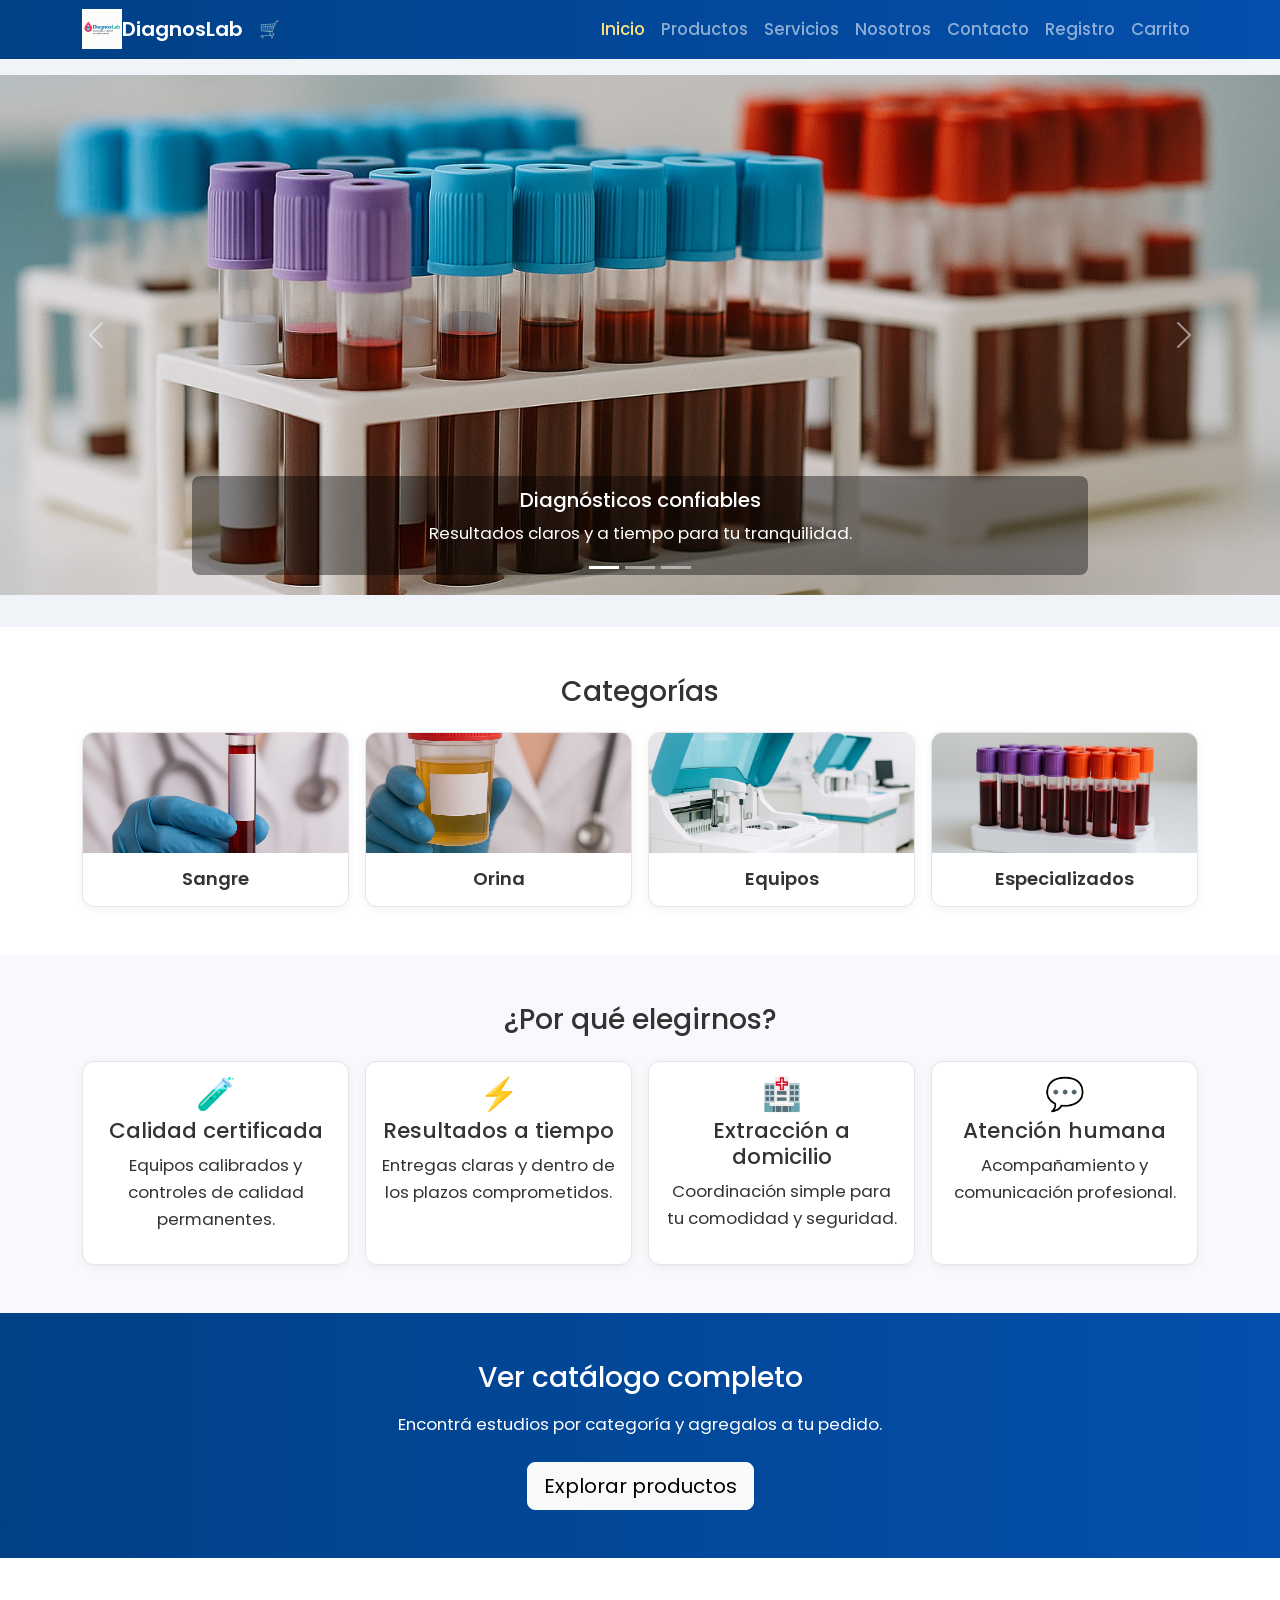
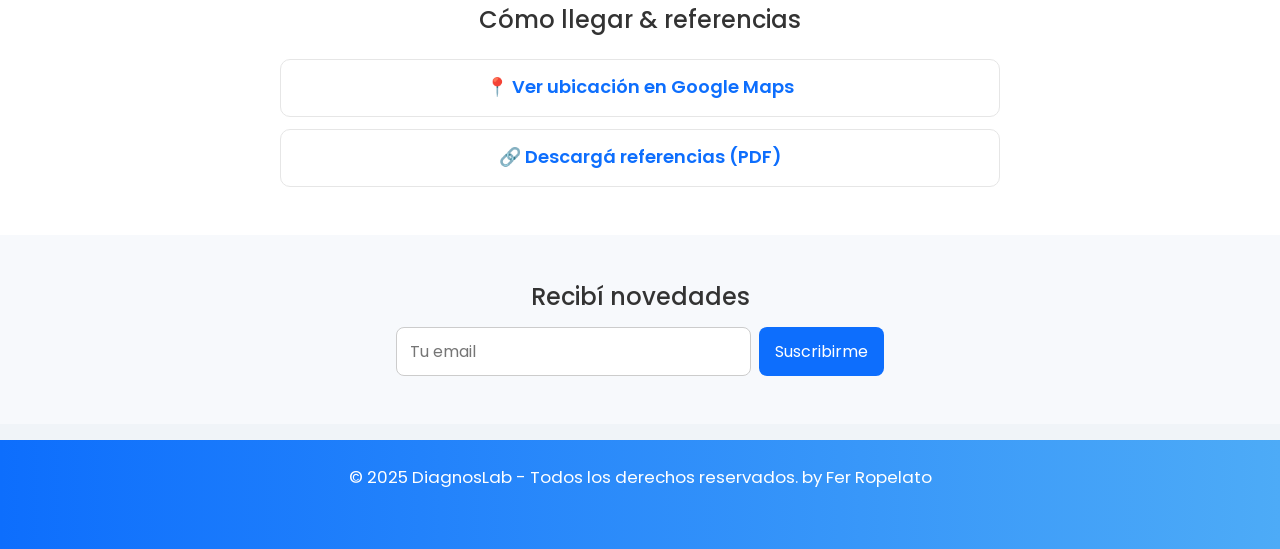
<file: index.html>
<!DOCTYPE html>
<html lang="es">

<head>
    <meta charset="UTF-8" />
    <meta name="viewport" content="width=device-width, initial-scale=1.0" />
    <meta name="description" content="DiagnosLab - Análisis clínicos de calidad." />
    <meta name="author" content="DiagnosLab" />
    <title>Inicio | DiagnosLab</title>
    <link href="https://cdn.jsdelivr.net/npm/bootstrap@5.3.2/dist/css/bootstrap.min.css" rel="stylesheet">
    <link rel="stylesheet" href="style/style.css" />
    <script src="./js/main.js" defer></script>
</head>

<body>
    <div>
        <header>
            <nav class="navbar navbar-expand-lg navbar-dark bg-primary">
                <div class="container">
                    <img src="../acces/logo.png" alt="DiagnosLab" height="40">
                    <a class="navbar-brand d-flex align-items-center gap-2" href="index.html">
                        <span class="fw-semibold">DiagnosLab</span>
                    </a>
                    <button class="navbar-toggler" type="button" data-bs-toggle="collapse"
                        data-bs-target="#navbarDiagnosLab" aria-controls="navbarDiagnosLab" aria-expanded="false"
                        aria-label="Mostrar menú">
                        <span class="navbar-toggler-icon"></span>
                    </button>
                    <a href="#" class="nav-link position-relative" id="cartLink" data-bs-toggle="offcanvas"
                        data-bs-target="#offcanvasCart" aria-controls="offcanvasCart">
                        🛒
                        <span id="cartCount" class="badge bg-danger position-absolute translate-middle p-1"
                            style="top:0; right:-8px; font-size:.7rem; display:none;">0</span>
                    </a>
                    <div class="collapse navbar-collapse" id="navbarDiagnosLab">
                        <ul class="navbar-nav ms-auto mb-2 mb-lg-0">
                            <li class="nav-item"><a class="nav-link active" href="index.html">Inicio</a></li>
                            <li class="nav-item"><a class="nav-link" href="./pages/productos.html">Productos</a></li>
                            <li class="nav-item"><a class="nav-link" href="./pages/servicios.html">Servicios</a></li>
                            <li class="nav-item"><a class="nav-link" href="./pages/nosotros.html">Nosotros</a></li>
                            <li class="nav-item"><a class="nav-link" href="./pages/contacto.html">Contacto</a></li>
                            <li class="nav-item"><a class="nav-link" href="./pages/registro.html">Registro</a></li>
                            <li class="nav-item"><a class="nav-link" href="./carrito.html">Carrito</a></li>
                        </ul>
                    </div>
                </div>
            </nav>
        </header>
        <main>
            <div id="carouselDiag" class="carousel slide" data-bs-ride="carousel" data-bs-interval="5000">
                <div class="carousel-indicators">
                    <button type="button" data-bs-target="#carouselDiag" data-bs-slide-to="0" class="active"
                        aria-current="true" aria-label="Slide-1"></button>
                    <button type="button" data-bs-target="#carouselDiag" data-bs-slide-to="1"
                        aria-label="Slide-2"></button>
                    <button type="button" data-bs-target="#carouselDiag" data-bs-slide-to="2"
                        aria-label="Slide-3"></button>
                </div>
                <div class="carousel-inner">
                    <div class="carousel-item active">
                        <img src="./acces/carrusel 3.png"
                            srcset="./acces/carrusel 3.png-1600w, ./acces/carrusel 3.png-1200.jpg 1200w, ./acces/carrusel 3.png-800.jpg 800w"
                            sizes="(min-width: 1200px) 100vw, (min-width: 768px) 100vw, 100vw" class="d-block w-100"
                            alt="Laboratorio moderno - DiagnosLab" width="1600" height="650" loading="eager">
                        <div class="carousel-caption d-none d-md-block">
                            <h5>Diagnósticos confiables</h5>
                            <p>Resultados claros y a tiempo para tu tranquilidad.</p>
                        </div>
                    </div>
                    <div class="carousel-item">
                        <img src="./acces/carrusel 2.png"
                            srcset="./acces/carrusel 2.png 1600w, ./acces/carrusel 2.png 1200w, ./acces/carrusel 2.png 800w"
                            sizes="(min-width: 1200px) 100vw, (min-width: 768px) 100vw, 100vw" class="d-block w-100"
                            alt="Equipo profesional en laboratorio - DiagnosLab" width="1600" height="650"
                            loading="lazy">
                        <div class="carousel-caption d-none d-md-block">
                            <h5>Profesionales a tu servicio</h5>
                            <p>Atención humana y protocolos estandarizados.</p>
                        </div>
                    </div>
                    <div class="carousel-item">
                        <img src="./acces/carrusel 1.png"
                            srcset="./acces/carrusel 1.png 1600w, ./acces/carrusel 1.png 1200w, ./acces/carrusel 1.png 800w"
                            sizes="(min-width: 1200px) 100vw, (min-width: 768px) 100vw, 100vw" class="d-block w-100"
                            alt="Tubos de extracción - DiagnosLab" width="1600" height="650" loading="lazy">
                        <div class="carousel-caption d-none d-md-block">
                            <h5>Extracción y procesamiento</h5>
                            <p>Calidad y seguridad en cada muestra.</p>
                        </div>
                    </div>
                </div>
                <button class="carousel-control-prev" type="button" data-bs-target="#carouselDiag" data-bs-slide="prev"
                    aria-label="Anterior">
                    <span class="carousel-control-prev-icon" aria-hidden="true"></span>
                </button>
                <button class="carousel-control-next" type="button" data-bs-target="#carouselDiag" data-bs-slide="next"
                    aria-label="Siguiente">
                    <span class="carousel-control-next-icon" aria-hidden="true"></span>
                </button>
            </div>
            <section class="home-categorias py-5 bg-white">
                <div class="container">
                    <h2 class="h3 text-center mb-4">Categorías</h2>
                    <div class="home-categorias__grid">
                        <a class="home-cat" href="./pages/productos.html">
                            <img src="./acces/analisis sangre.png" alt="Análisis de sangre">
                            <span>Sangre</span>
                        </a>
                        <a class="home-cat" href="./pages/productos.html">
                            <img src="./acces/analisis orina.png" alt="Análisis de orina">
                            <span>Orina</span>
                        </a>
                        <a class="home-cat" href="./pages/productos.html">
                            <img src="./acces/aparatos.png" alt="Respiratorio">
                            <span>Equipos</span>
                        </a>
                        <a class="home-cat" href="./pages/productos.html">
                            <img src="./acces/especiales.png" alt="Perfiles especializados">
                            <span>Especializados</span>
                        </a>
                    </div>
                </div>
            </section>
            <section class="home-beneficios py-5">
                <div class="container">
                    <h2 class="h3 text-center mb-4">¿Por qué elegirnos?</h2>
                    <div class="home-beneficios__grid">
                        <div class="home-ben">
                            <div class="home-ben__ico">🧪</div>
                            <h3>Calidad certificada</h3>
                            <p>Equipos calibrados y controles de calidad permanentes.</p>
                        </div>
                        <div class="home-ben">
                            <div class="home-ben__ico">⚡</div>
                            <h3>Resultados a tiempo</h3>
                            <p>Entregas claras y dentro de los plazos comprometidos.</p>
                        </div>
                        <div class="home-ben">
                            <div class="home-ben__ico">🏥</div>
                            <h3>Extracción a domicilio</h3>
                            <p>Coordinación simple para tu comodidad y seguridad.</p>
                        </div>
                        <div class="home-ben">
                            <div class="home-ben__ico">💬</div>
                            <h3>Atención humana</h3>
                            <p>Acompañamiento y comunicación profesional.</p>
                        </div>
                    </div>
                </div>
            </section>
            <section class="home-cta py-5 text-center text-white">
                <div class="container">
                    <h2 class="h3 mb-3">Ver catálogo completo</h2>
                    <p class="mb-4">Encontrá estudios por categoría y agregalos a tu pedido.</p>
                    <a class="btn btn-light btn-lg" href="./pages/productos.html">Explorar productos</a>
                </div>
            </section>
            <section class="home-mapas py-5 bg-white">
                <div class="container">
                    <h2 class="h4 text-center mb-4">Cómo llegar & referencias</h2>
                    <div class="home-mapas__grid">
                        <a class="home-link" href="https://maps.google.com/?q=DiagnosLab" target="_blank"
                            rel="noopener">
                            📍 Ver ubicación en Google Maps
                        </a>
                        <a class="home-link" href="docs/referencias.pdf" target="_blank" rel="noopener">
                            🔗 Descargá referencias (PDF)
                        </a>
                    </div>
                </div>
            </section>
            <section class="home-news py-5">
                <div class="container">
                    <h2 class="h4 text-center mb-3">Recibí novedades</h2>
                    <form class="home-news__form" action="#" method="post">
                        <input type="email" name="email" placeholder="Tu email" required>
                        <button type="submit">Suscribirme</button>
                    </form>
                </div>
            </section>
        </main>
        <footer class="footer-diag text-white text-center py-4"
            style="background: linear-gradient(270deg, #4dabf7, #0d6efd);">
            <div class="container">
                <p class="mb-0">© 2025 DiagnosLab - Todos los derechos reservados. by Fer Ropelato</p>
                <div class="mt-2">
                    <a href="https:www.facebook.com" class="text-white me-3"><i class="bi bi-facebook"></i></a>
                    <a href="https:www.instagram.com" class="text-white me-3"><i class="bi bi-instagram"></i></a>
                    <a href="https:www.whatsapp.com" class="text-white"><i class="bi bi-whatsapp"></i></a>
                </div>
            </div>
        </footer>
    </div>

    <script src="https://cdn.jsdelivr.net/npm/bootstrap@5.3.2/dist/js/bootstrap.bundle.min.js"></script>
</body>

</html>
</file>
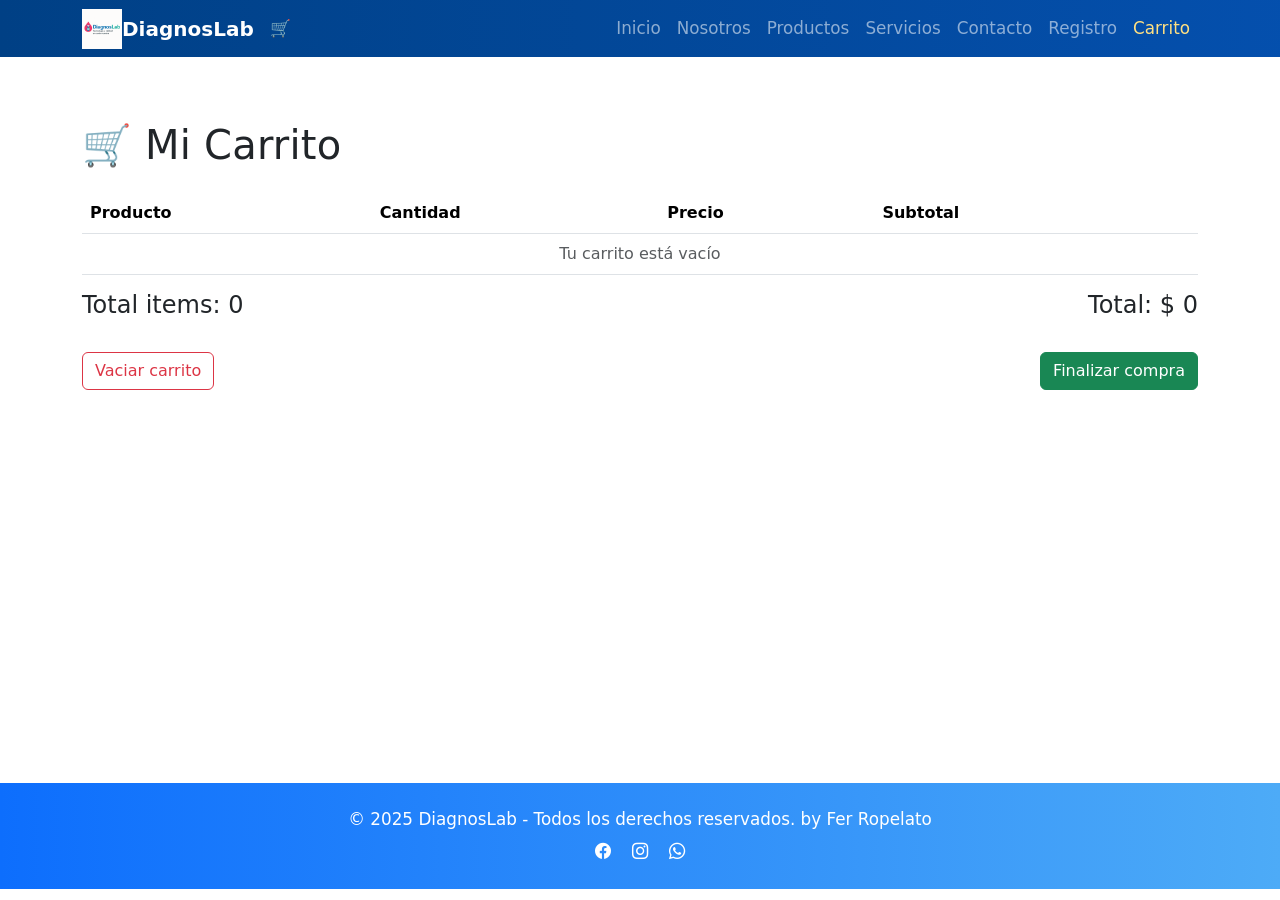
<file: pages/carrito.html>
<!DOCTYPE html>
<html lang="es">

<head>
  <meta charset="UTF-8">
  <meta name="viewport" content="width=device-width, initial-scale=1.0">
  <title>Carrito - DiagnosLab</title>
  <link rel="stylesheet" href="../style/style.css">
  <link rel="stylesheet" href="https://cdn.jsdelivr.net/npm/bootstrap@5.3.2/dist/css/bootstrap.min.css">
  <script src="../js/main.js" defer></script>
  <script src="../js/cart-page.js" defer></script>
</head>
<body>
  <div>
    <header>
      <nav class="navbar navbar-expand-lg navbar-dark bg-primary">
        <div class="container">
          <img src="../acces/logo.png" alt="DiagnosLab" height="40">
          <a class="navbar-brand d-flex align-items-center gap-2" href="index.html">
            <span class="fw-semibold">DiagnosLab</span>
          </a>
          <button class="navbar-toggler" type="button" data-bs-toggle="collapse" data-bs-target="#navbarNav">
            <span class="navbar-toggler-icon"></span>
          </button>
          <a href="#" class="nav-link position-relative" id="cartLink" data-bs-toggle="offcanvas"
            data-bs-target="#offcanvasCart" aria-controls="offcanvasCart">
            🛒
            <span id="cartCount" class="badge bg-danger position-absolute translate-middle p-1"
              style="top:0; right:-8px; font-size:.7rem; display:none;">0</span>
          </a>
          <div class="collapse navbar-collapse" id="navbarNav">
            <ul class="navbar-nav ms-auto">
              <li class="nav-item"><a class="nav-link" href="../index.html">Inicio</a></li>
              <li class="nav-item"><a class="nav-link" href="./nosotros.html">Nosotros</a></li>
              <li class="nav-item"><a class="nav-link" href="./productos.html">Productos</a></li>
              <li class="nav-item"><a class="nav-link" href="./servicios.html">Servicios</a></li>
              <li class="nav-item"><a class="nav-link" href="contacto.html">Contacto</a></li>
              <li class="nav-item"><a class="nav-link" href="./registro.html">Registro</a></li>
              <li class="nav-item"><a class="nav-link active" href="./carrito.html">Carrito</a></li>
            </ul>
          </div>
        </div>
      </nav>
    </header>
    <main class="container my-5">
    <h1 class="mb-4">🛒 Mi Carrito</h1>

    <div class="table-responsive">
      <table class="table align-middle">
        <thead>
          <tr>
            <th>Producto</th>
            <th>Cantidad</th>
            <th>Precio</th>
            <th>Subtotal</th>
            <th></th>
          </tr>
        </thead>
        <tbody id="cartTableBody">

        </tbody>
      </table>
    </div>

    <div class="d-flex justify-content-between align-items-center">
      <h4>Total items: <span id="cartPageTotalItems">0</span></h4>
      <h4>Total: <span id="cartPageTotalAmount">$0,00</span></h4>
    </div>

    <div class="mt-4 d-flex gap-2">
      <button class="btn btn-outline-danger" id="cartPageClear">Vaciar carrito</button>
      <button class="btn btn-success ms-auto" id="cartPageCheckout">Finalizar compra</button>
    </div>
  </main>
  <footer class="footer-diag text-white text-center py-4"
      style="background: linear-gradient(270deg, #4dabf7, #0d6efd);">
      <div class="container">
        <p class="mb-0">© 2025 DiagnosLab - Todos los derechos reservados. by Fer Ropelato</p>
        <div class="mt-2">
          <a href="https:www.facebook.com" class="text-white me-3"><i class="bi bi-facebook"></i></a>
          <a href="https:www.instagram.com" class="text-white me-3"><i class="bi bi-instagram"></i></a>
          <a href="https:www.whatsapp.com" class="text-white"><i class="bi bi-whatsapp"></i></a>
        </div>
      </div>
    </footer>
  </div>

  <script src="https://cdn.jsdelivr.net/npm/bootstrap@5.3.2/dist/js/bootstrap.bundle.min.js"></script>
  <link rel="stylesheet" href="https://cdn.jsdelivr.net/npm/bootstrap-icons@1.11.3/font/bootstrap-icons.css">
</body>

</html>
</file>
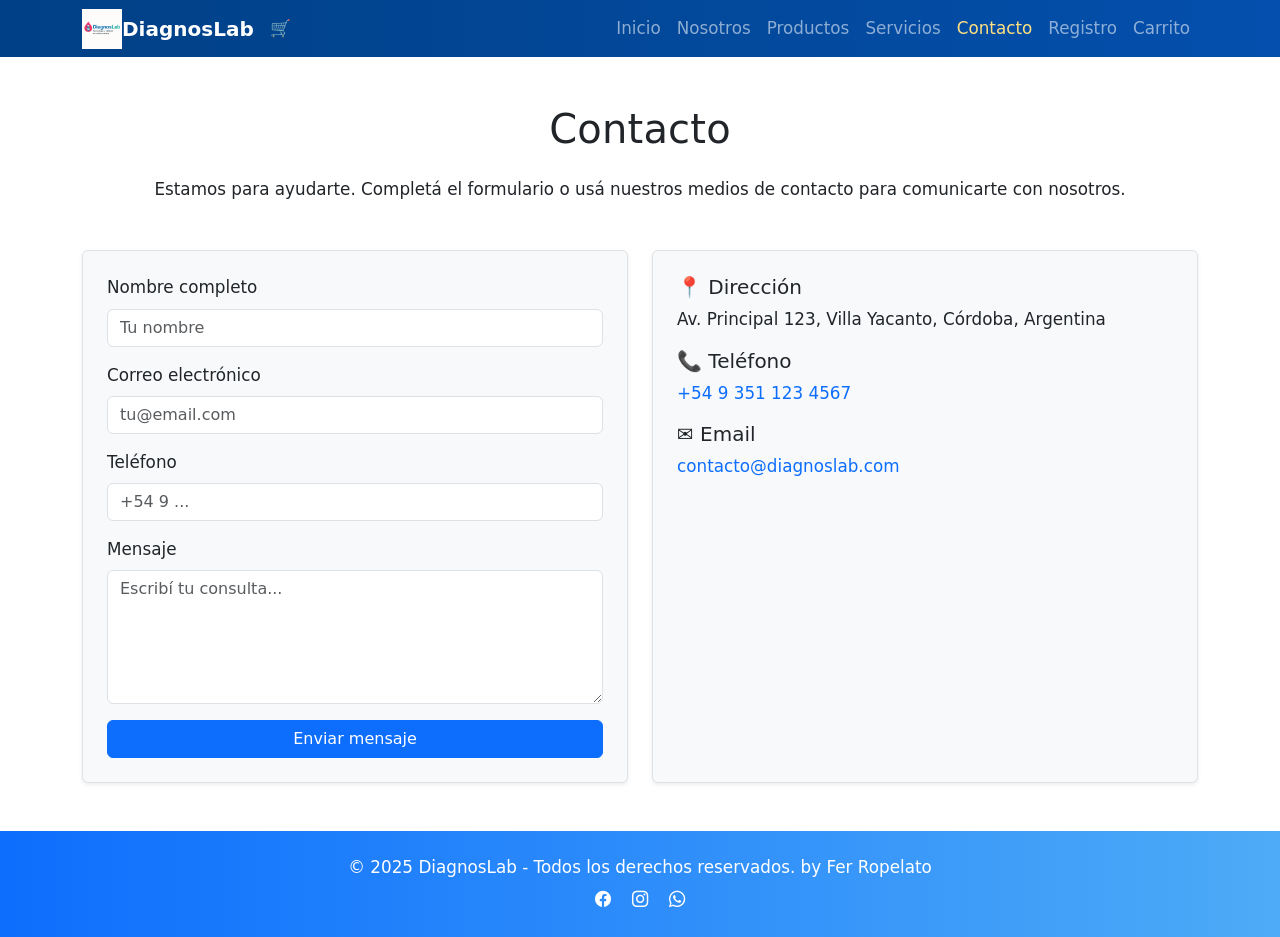
<file: pages/contacto.html>
<!DOCTYPE html>
<html lang="es">

<head>
  <meta charset="UTF-8">
  <meta name="viewport" content="width=device-width, initial-scale=1.0">
  <meta name="description"
    content="Contactá a DiagnosLab para consultas, turnos y más información sobre nuestros análisis clínicos.">
  <meta name="keywords" content="contacto laboratorio, análisis clínicos, turnos, DiagnosLab, Villa Yacanto">
  <meta name="author" content="DiagnosLab">
  <title>Contacto - DiagnosLab</title>
  <link rel="stylesheet" href="../style/style.css">
  <link rel="stylesheet" href="https://cdn.jsdelivr.net/npm/bootstrap@5.3.2/dist/css/bootstrap.min.css">
  <script src="../js/main.js" defer></script>
  <script src="../js/forms.js" defer></script>
</head>

<body>
  <div>
    <header>
      <nav class="navbar navbar-expand-lg navbar-dark bg-primary">
        <div class="container">
          <img src="../acces/logo.png" alt="DiagnosLab" height="40">
          <a class="navbar-brand d-flex align-items-center gap-2" href="index.html">
            <span class="fw-semibold">DiagnosLab</span>
          </a>
          <button class="navbar-toggler" type="button" data-bs-toggle="collapse" data-bs-target="#navbarNav">
            <span class="navbar-toggler-icon"></span>
          </button>
          <a href="#" class="nav-link position-relative" id="cartLink" data-bs-toggle="offcanvas"
            data-bs-target="#offcanvasCart" aria-controls="offcanvasCart">
            🛒
            <span id="cartCount" class="badge bg-danger position-absolute translate-middle p-1"
              style="top:0; right:-8px; font-size:.7rem; display:none;">0</span>
          </a>
          <div class="collapse navbar-collapse" id="navbarNav">
            <ul class="navbar-nav ms-auto">
              <li class="nav-item"><a class="nav-link" href="../index.html">Inicio</a></li>
              <li class="nav-item"><a class="nav-link" href="./nosotros.html">Nosotros</a></li>
              <li class="nav-item"><a class="nav-link" href="./productos.html">Productos</a></li>
              <li class="nav-item"><a class="nav-link" href="./servicios.html">Servicios</a></li>
              <li class="nav-item"><a class="nav-link active" href="contacto.html">Contacto</a></li>
              <li class="nav-item"><a class="nav-link" href="./registro.html">Registro</a></li>
              <li class="nav-item"><a class="nav-link" href="./carrito.html">Carrito</a></li>
            </ul>
          </div>
        </div>
      </nav>
    </header>
    <main class="contacto-main py-5">
      <div class="container">
        <h1 class="text-center mb-4">Contacto</h1>
        <p class="text-center mb-5">Estamos para ayudarte. Completá el formulario o usá nuestros medios de contacto para
          comunicarte con nosotros.</p>

        <div class="row g-4">
          <div class="col-lg-6">
            <form id="contactForm" action="#" method="post" class="p-4 border rounded shadow-sm bg-light" novalidate>
              <div class="mb-3">
                <label for="contactName" class="form-label">Nombre completo</label>
                <input type="text" id="contactName" name="nombre" class="form-control" placeholder="Tu nombre" required>
                <div class="invalid-feedback">Ingresá tu nombre.</div>
              </div>
              <div class="mb-3">
                <label for="contactEmail" class="form-label">Correo electrónico</label>
                <input type="email" id="contactEmail" name="email" class="form-control" placeholder="tu@email.com"
                  required>
                <div class="invalid-feedback">Ingresá un email válido.</div>
              </div>
              <div class="mb-3">
                <label for="contactPhone" class="form-label">Teléfono</label>
                <input type="tel" id="contactPhone" name="telefono" class="form-control" placeholder="+54 9 ..."
                  required>
                <div class="invalid-feedback">Ingresá tu teléfono.</div>
              </div>
              <div class="mb-3">
                <label for="contactMessage" class="form-label">Mensaje</label>
                <textarea id="contactMessage" name="mensaje" rows="5" class="form-control"
                  placeholder="Escribí tu consulta..." required></textarea>
                <div class="invalid-feedback">Contanos tu consulta.</div>
              </div>
              <button type="submit" class="btn btn-primary w-100">Enviar mensaje</button>
            </form>
          </div>
          <div class="col-lg-6">
            <div class="p-4 border rounded shadow-sm bg-light h-100 d-flex flex-column">
              <h5>📍 Dirección</h5>
              <p>Av. Principal 123, Villa Yacanto, Córdoba, Argentina</p>
              <h5>📞 Teléfono</h5>
              <p><a href="tel:+5493511234567" class="text-decoration-none">+54 9 351 123 4567</a></p>
              <h5>✉️ Email</h5>
              <p><a href="mailto:contacto@diagnoslab.com" class="text-decoration-none">contacto@diagnoslab.com</a></p>
              <div class="mt-auto">
                <iframe
                  src="https://www.google.com/maps/embed?pb=!1m18!1m12!1m3!1d3415.573844885985!2d-64.7633!3d-32.1234!2m3!1f0!2f0!3f0!3m2!1i1024!2i768!4f13.1!3m3!1m2!1s0x0%3A0x0!2zMzLCsDA3JzI0LjMiUyA2NMKwNDUnNDcuOCJX!5e0!3m2!1ses!2sar!4v1700000000000"
                  width="100%" height="250" style="border:0;" allowfullscreen="" loading="lazy"></iframe>
              </div>
            </div>
          </div>
        </div>
      </div>
    </main>
    <footer class="footer-diag text-white text-center py-4"
      style="background: linear-gradient(270deg, #4dabf7, #0d6efd);">
      <div class="container">
        <p class="mb-0">© 2025 DiagnosLab - Todos los derechos reservados. by Fer Ropelato</p>
        <div class="mt-2">
          <a href="https:www.facebook.com" class="text-white me-3"><i class="bi bi-facebook"></i></a>
          <a href="https:www.instagram.com" class="text-white me-3"><i class="bi bi-instagram"></i></a>
          <a href="https:www.whatsapp.com" class="text-white"><i class="bi bi-whatsapp"></i></a>
        </div>
      </div>
    </footer>
  </div>

  <script src="https://cdn.jsdelivr.net/npm/bootstrap@5.3.2/dist/js/bootstrap.bundle.min.js"></script>
  <link rel="stylesheet" href="https://cdn.jsdelivr.net/npm/bootstrap-icons@1.11.3/font/bootstrap-icons.css">
</body>

</html>
</file>
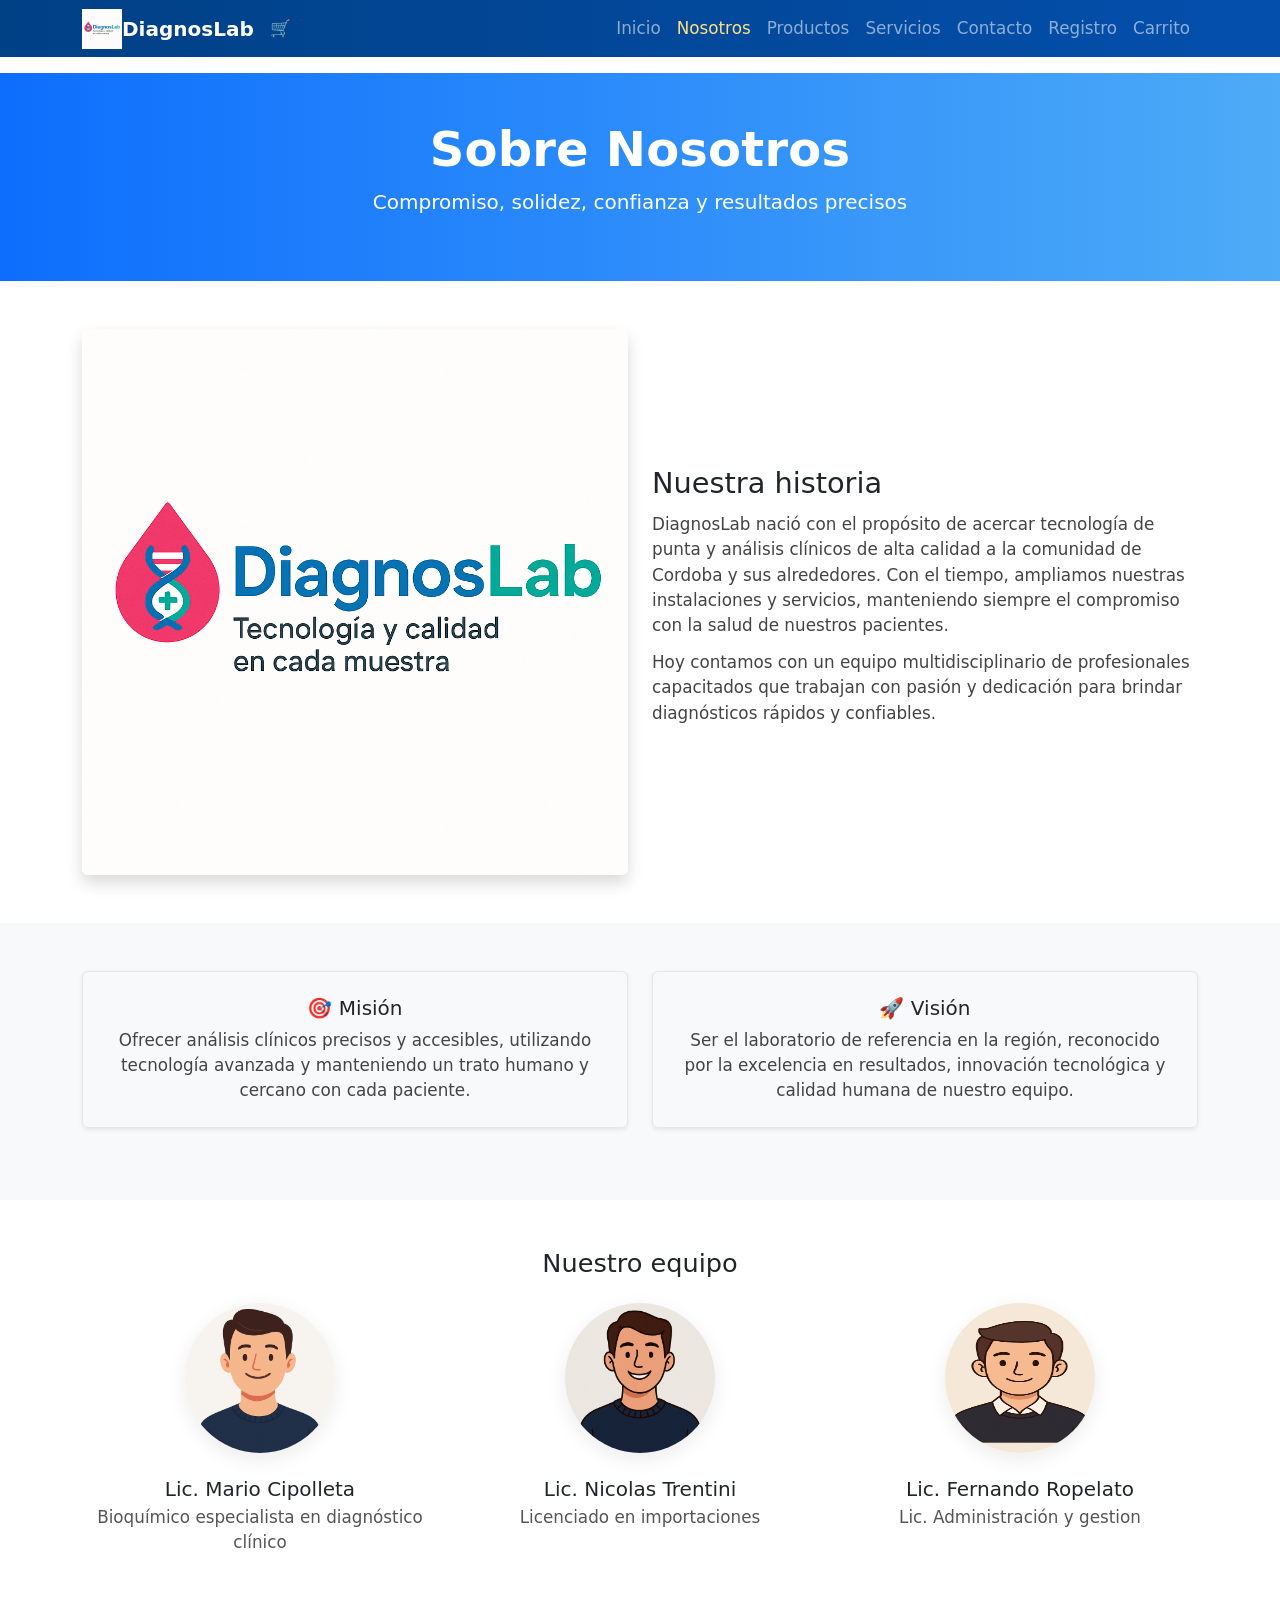
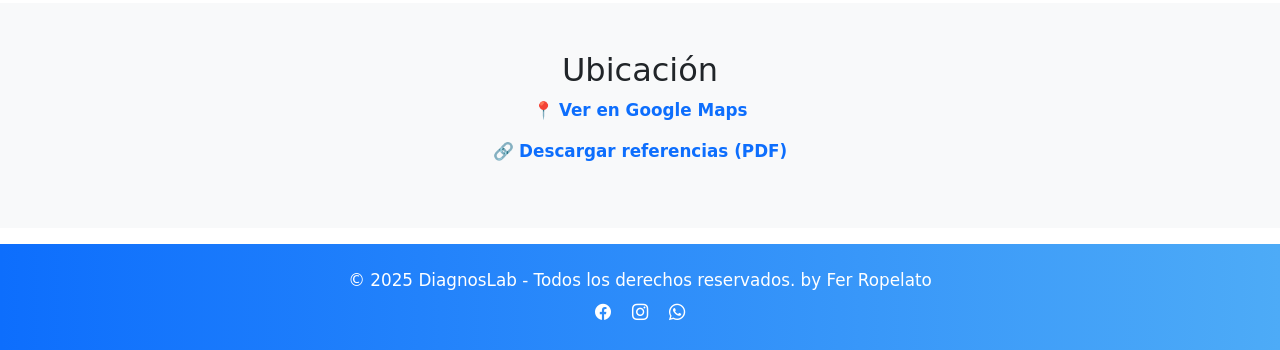
<file: pages/nosotros.html>
<!DOCTYPE html>
<html lang="es">

<head>
  <meta charset="UTF-8">
  <meta name="viewport" content="width=device-width, initial-scale=1.0">
  <meta name="description"
    content="Conocé la historia, misión y equipo de DiagnosLab, laboratorio clínico especializado en análisis de sangre, orina y más.">
  <meta name="keywords"
    content="laboratorio clínico, análisis de sangre, análisis de orina, diagnóstico, salud, Villa Yacanto">
  <meta name="author" content="DiagnosLab">
  <title>Nosotros - DiagnosLab</title>
  <link rel="stylesheet" href="../style/style.css">
  <link rel="stylesheet" href="https://cdn.jsdelivr.net/npm/bootstrap@5.3.2/dist/css/bootstrap.min.css">
</head>

<body>
  <div>
    <header>
      <nav class="navbar navbar-expand-lg navbar-dark bg-primary">
        <div class="container">
          <img src="../acces/logo.png" alt="DiagnosLab" height="40">
          <a class="navbar-brand d-flex align-items-center gap-2" href="index.html">
            <span class="fw-semibold">DiagnosLab</span>
          </a>
          <button class="navbar-toggler" type="button" data-bs-toggle="collapse" data-bs-target="#navbarNav">
            <span class="navbar-toggler-icon"></span>
          </button>
          <a href="#" class="nav-link position-relative" id="cartLink" data-bs-toggle="offcanvas"
            data-bs-target="#offcanvasCart" aria-controls="offcanvasCart">
            🛒
            <span id="cartCount" class="badge bg-danger position-absolute translate-middle p-1"
              style="top:0; right:-8px; font-size:.7rem; display:none;">0</span>
          </a>
          <div class="collapse navbar-collapse" id="navbarNav">
            <ul class="navbar-nav ms-auto">
              <li class="nav-item"><a class="nav-link" href="../index.html">Inicio</a></li>
              <li class="nav-item"><a class="nav-link active" href="nosotros.html">Nosotros</a></li>
              <li class="nav-item"><a class="nav-link" href="productos.html">Productos</a></li>
              <li class="nav-item"><a class="nav-link" href="servicios.html">Servicios</a></li>
              <li class="nav-item"><a class="nav-link" href="contacto.html">Contacto</a></li>
              <li class="nav-item"><a class="nav-link" href="registro.html">Registro</a></li>
              <li class="nav-item"><a class="nav-link" href="./carrito.html">Carrito</a></li>
            </ul>
          </div>
        </div>
      </nav>
    </header>

    <main class="nosotros-main">

      <section class="nosotros-hero text-white text-center py-5"
        style="background: linear-gradient(270deg, #4dabf7, #0d6efd);">
        <div class="container">
          <h1 class="display-5 fw-bold">Sobre Nosotros</h1>
          <p class="lead">Compromiso, solidez, confianza y resultados precisos</p>
        </div>
      </section>

      <section class="nosotros-historia py-5">
        <div class="container">
          <div class="row align-items-center">
            <div class="col-md-6">
              <img src="../acces/logo.png" alt="Historia de DiagnosLab" class="img-fluid rounded shadow">
            </div>
            <div class="col-md-6">
              <h2>Nuestra historia</h2>
              <p>DiagnosLab nació con el propósito de acercar tecnología de punta y análisis clínicos de alta calidad a
                la comunidad de Cordoba y sus alrededores. Con el tiempo, ampliamos nuestras instalaciones y servicios,
                manteniendo siempre el compromiso con la salud de nuestros pacientes.</p>
              <p>Hoy contamos con un equipo multidisciplinario de profesionales capacitados que trabajan con pasión y
                dedicación para brindar diagnósticos rápidos y confiables.</p>
            </div>
          </div>
        </div>
      </section>

      <section class="nosotros-mision py-5 bg-light">
        <div class="container">
          <div class="row text-center">
            <div class="col-md-6 mb-4">
              <div class="p-4 border rounded h-100 shadow-sm">
                <h3>🎯 Misión</h3>
                <p>Ofrecer análisis clínicos precisos y accesibles, utilizando tecnología avanzada y manteniendo un
                  trato humano y cercano con cada paciente.</p>
              </div>
            </div>
            <div class="col-md-6 mb-4">
              <div class="p-4 border rounded h-100 shadow-sm">
                <h3>🚀 Visión</h3>
                <p>Ser el laboratorio de referencia en la región, reconocido por la excelencia en resultados, innovación
                  tecnológica y calidad humana de nuestro equipo.</p>
              </div>
            </div>
          </div>
        </div>
      </section>

      <section class="nosotros-equipo py-5">
        <div class="container">
          <h2 class="text-center mb-4">Nuestro equipo</h2>
          <div class="row g-4">
            <div class="col-md-4 text-center">
              <img src="../acces/persona 1.png" alt="Bioquímica" class="rounded-circle mb-3" width="150" height="150">
              <h5>Lic. Mario Cipolleta</h5>
              <p>Bioquímico especialista en diagnóstico clínico</p>
            </div>
            <div class="col-md-4 text-center">
              <img src="../acces/persona 2.png" alt="Técnico" class="rounded-circle mb-3" width="150" height="150">
              <h5>Lic. Nicolas Trentini</h5>
              <p>Licenciado en importaciones</p>
            </div>
            <div class="col-md-4 text-center">
              <img src="../acces/persona 3.png" alt="Administración" class="rounded-circle mb-3" width="150"
                height="150">
              <h5>Lic. Fernando Ropelato</h5>
              <p>Lic. Administración y gestion</p>
            </div>
          </div>
        </div>
      </section>

      <section class="nosotros-ubicacion py-5 bg-light">
        <div class="container text-center">
          <h2>Ubicación</h2>
          <p>📍 <a href="https://maps.google.com/?q=DiagnosLab" target="_blank">Ver en Google Maps</a></p>
          <p>🔗 <a href="../docs/referencias.pdf" target="_blank">Descargar referencias (PDF)</a></p>
        </div>
      </section>

    </main>

    <footer class="footer-diag text-white text-center py-4"
      style="background: linear-gradient(270deg, #4dabf7, #0d6efd);">
      <div class="container">
        <p class="mb-0">© 2025 DiagnosLab - Todos los derechos reservados. by Fer Ropelato</p>
        <div class="mt-2">
          <a href="https:www.facebook.com" class="text-white me-3"><i class="bi bi-facebook"></i></a>
          <a href="https:www.instagram.com" class="text-white me-3"><i class="bi bi-instagram"></i></a>
          <a href="https:www.whatsapp.com" class="text-white"><i class="bi bi-whatsapp"></i></a>
        </div>
      </div>
    </footer>
  </div>

  <script src="https://cdn.jsdelivr.net/npm/bootstrap@5.3.2/dist/js/bootstrap.bundle.min.js"></script>
  <link rel="stylesheet" href="https://cdn.jsdelivr.net/npm/bootstrap-icons@1.11.3/font/bootstrap-icons.css">
</body>

</html>
</file>
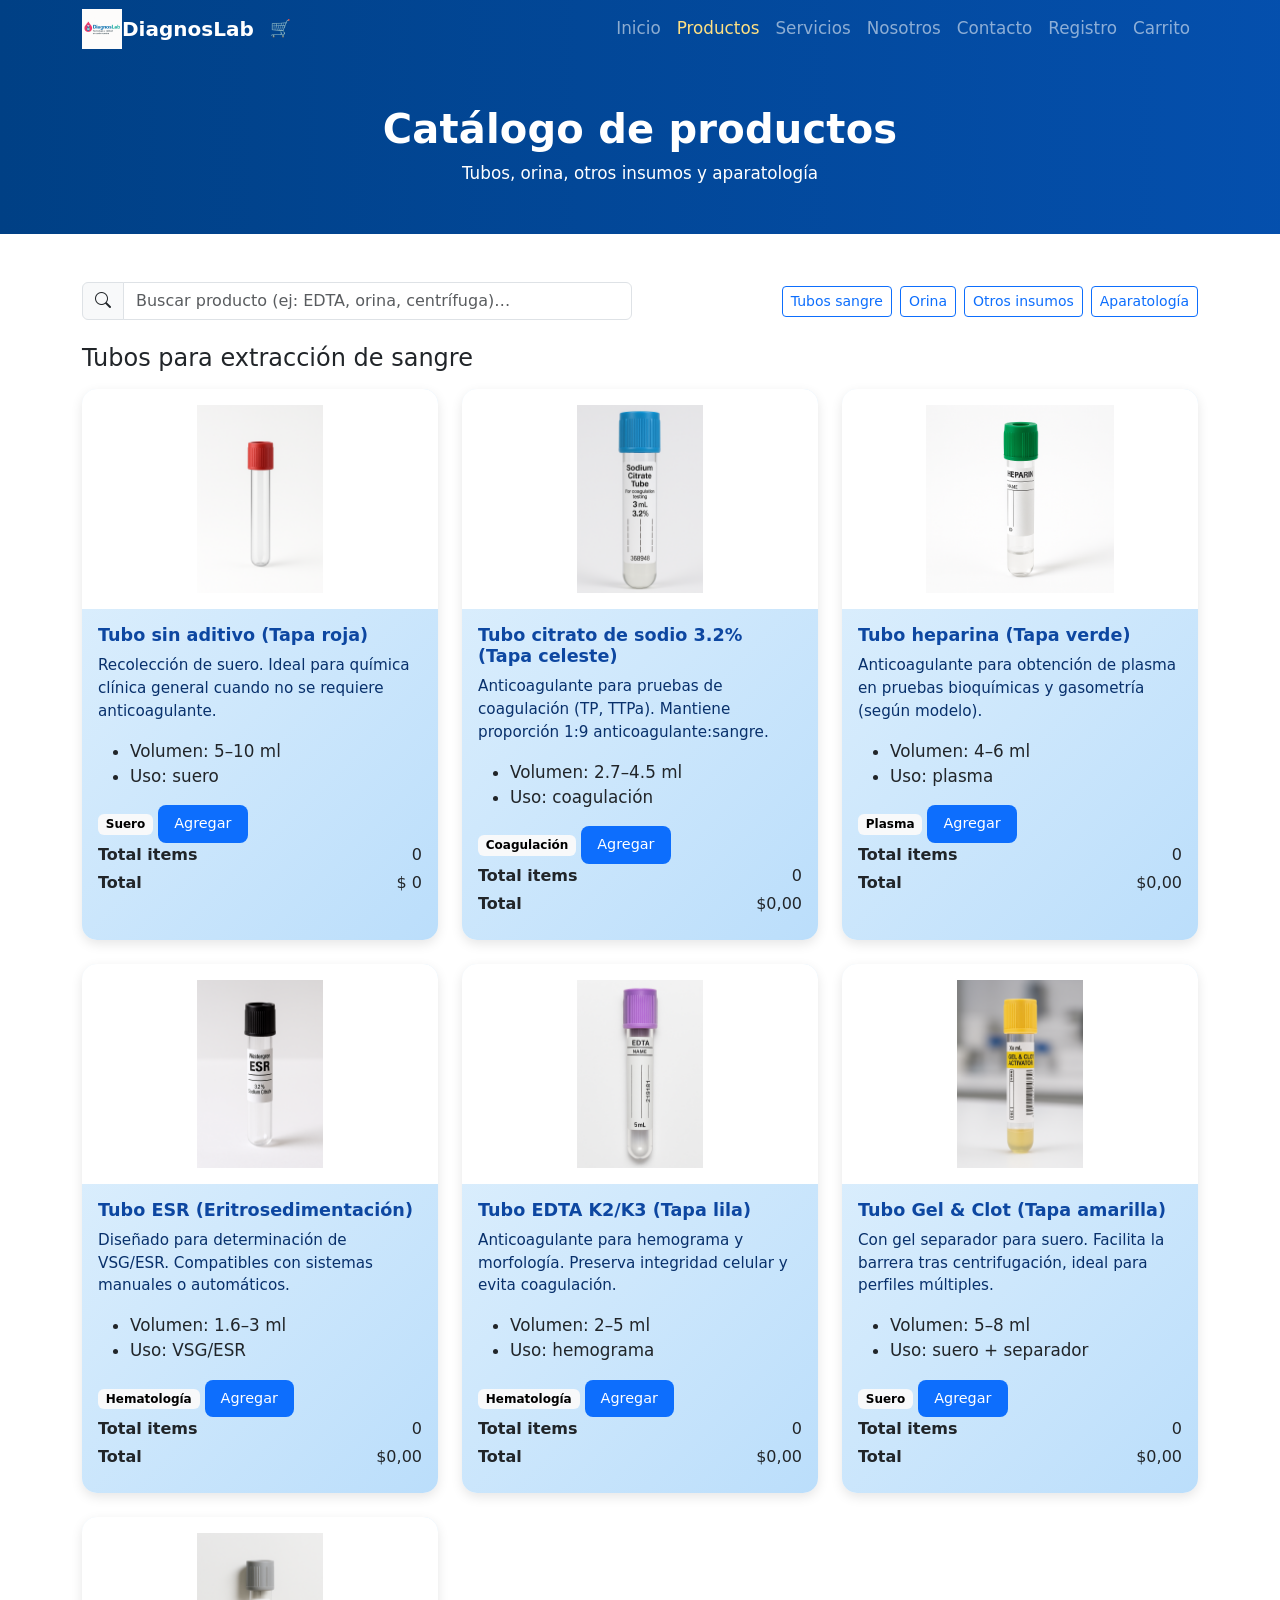
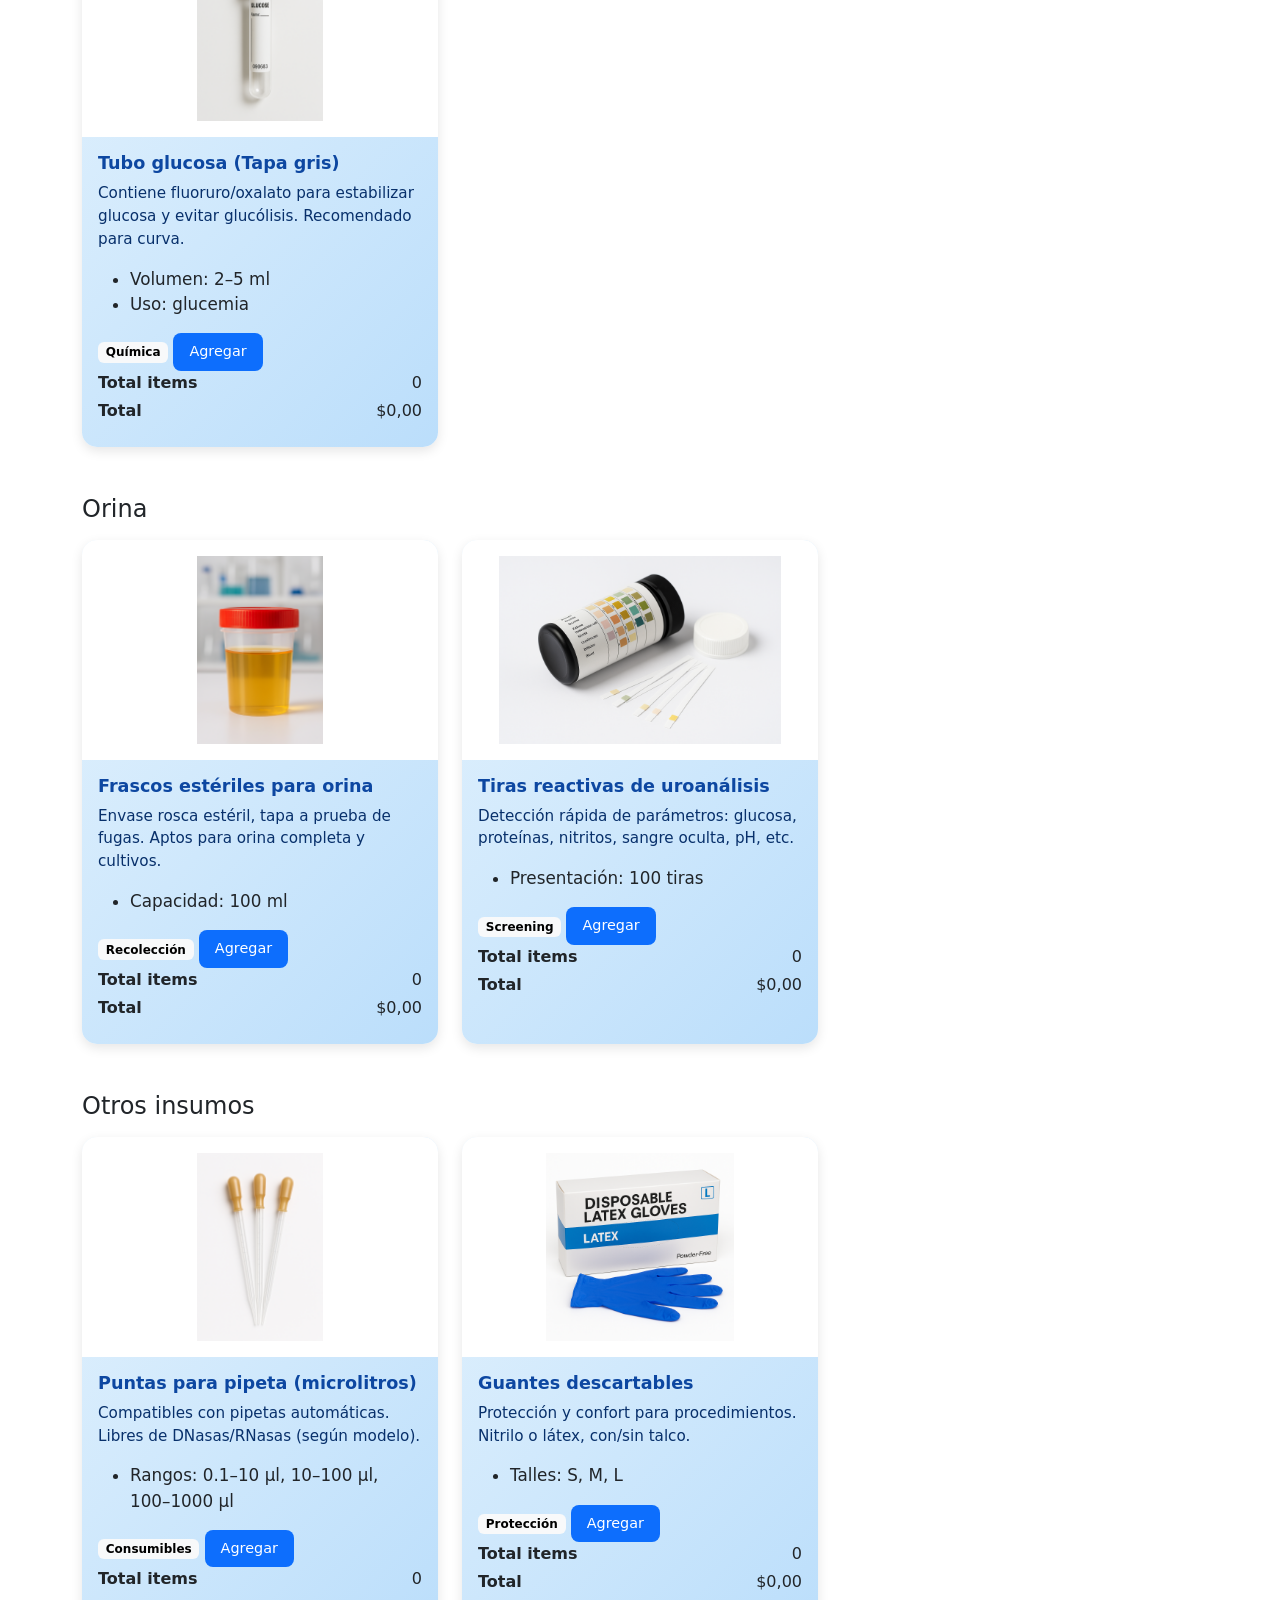
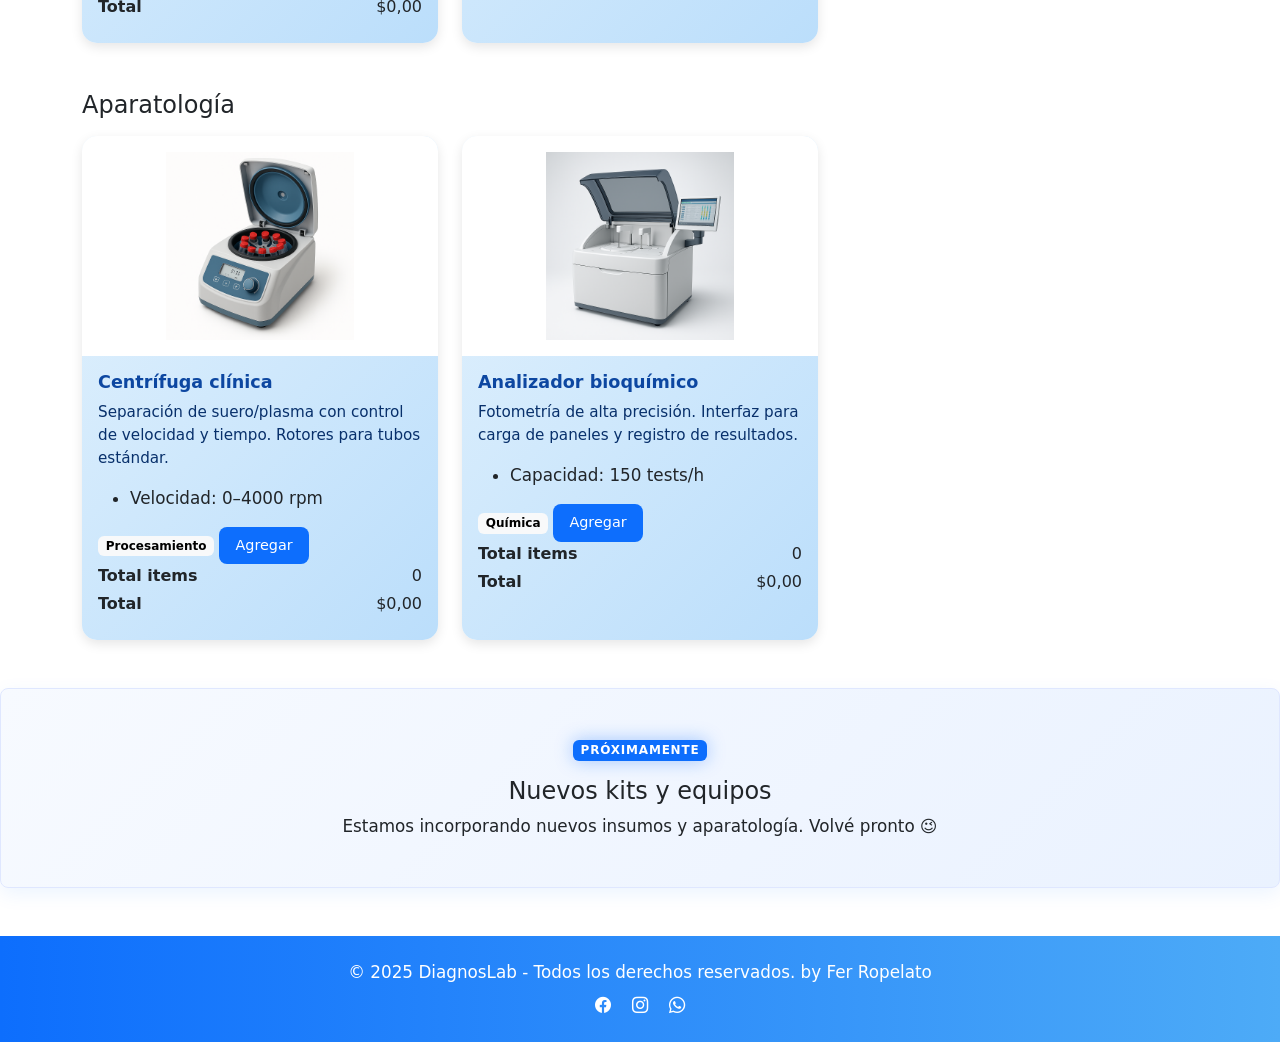
<file: pages/productos.html>
<!DOCTYPE html>
<html lang="es">

<head>
    <meta charset="UTF-8" />
    <meta name="viewport" content="width=device-width, initial-scale=1.0" />
    <meta name="description"
        content="Catálogo de productos de DiagnosLab: tubos para extracción, orina, insumos de laboratorio y aparatología." />
    <meta name="author" content="DiagnosLab" />
    <title>Productos - DiagnosLab</title>

    <link rel="stylesheet" href="../style/style.css">
    <link rel="stylesheet" href="https://cdn.jsdelivr.net/npm/bootstrap@5.3.2/dist/css/bootstrap.min.css" />
    <link rel="stylesheet" href="https://cdn.jsdelivr.net/npm/bootstrap-icons@1.11.3/font/bootstrap-icons.css">
    <script src="../js/main.js" defer></script>
    <script src="../js/productos.js" defer></script>
    <script src="../js/cart.js" defer></script>
</head>

<body>
    <div>
        <nav class="navbar navbar-expand-lg navbar-dark bg-primary">
            <div class="container">
                <img src="../acces/logo.png" alt="DiagnosLab" height="40">
                <a class="navbar-brand d-flex align-items-center gap-2" href="../index.html">
                    <span class="fw-semibold">DiagnosLab</span>
                </a>
                <button class="navbar-toggler" type="button" data-bs-toggle="collapse" data-bs-target="#navbarDiag"
                    aria-controls="navbarDiag" aria-expanded="false" aria-label="Mostrar menú">
                    <span class="navbar-toggler-icon"></span>
                </button>
                <a href="#" class="nav-link position-relative" id="cartLink" data-bs-toggle="offcanvas"
                    data-bs-target="#offcanvasCart" aria-controls="offcanvasCart">
                    🛒
                    <span id="cartCount" class="badge bg-danger position-absolute translate-middle p-1"
                        style="top:0; right:-8px; font-size:.7rem; display:none;">0</span>
                </a>
                <div class="collapse navbar-collapse" id="navbarDiag">
                    <ul class="navbar-nav ms-auto mb-2 mb-lg-0">
                        <li class="nav-item"><a class="nav-link" href="../index.html">Inicio</a></li>
                        <li class="nav-item"><a class="nav-link active" href="./productos.html">Productos</a></li>
                        <li class="nav-item"><a class="nav-link" href="./servicios.html">Servicios</a></li>
                        <li class="nav-item"><a class="nav-link" href="./nosotros.html">Nosotros</a></li>
                        <li class="nav-item"><a class="nav-link" href="./contacto.html">Contacto</a></li>
                        <li class="nav-item"><a class="nav-link" href="./registro.html">Registro</a></li>
                        <li class="nav-item"><a class="nav-link" href="./carrito.html">Carrito</a></li>
                    </ul>
                </div>
            </div>
        </nav>
        <header class="text-white text-center py-5"
            style="background: linear-gradient(270deg, #4dabf7, #0d6efd, #004085); background-size:600% 600%; animation: heroGradient 15s ease infinite;">
            <div class="container">
                <h1 class="display-6 fw-bold mb-2">Catálogo de productos</h1>
                <p class="mb-0">Tubos, orina, otros insumos y aparatología</p>
            </div>
        </header>
        <main class="productos-main py-5">
            <div class="container">
                <div class="row g-3 align-items-center mb-4">
                    <div class="col-md-6">
                        <div class="input-group">
                            <span class="input-group-text"><i class="bi bi-search"></i></span>
                            <input id="buscadorProductos" type="search" class="form-control"
                                placeholder="Buscar producto (ej: EDTA, orina, centrífuga)…">
                        </div>
                    </div>
                    <div class="col-md-6">
                        <div class="d-flex flex-wrap gap-2 justify-content-md-end">
                            <a class="btn btn-outline-primary btn-sm" href="#sangre">Tubos sangre</a>
                            <a class="btn btn-outline-primary btn-sm" href="#orina">Orina</a>
                            <a class="btn btn-outline-primary btn-sm" href="#otros">Otros insumos</a>
                            <a class="btn btn-outline-primary btn-sm" href="#aparatologia">Aparatología</a>
                        </div>
                    </div>
                </div>
                <h2 id="sangre" class="h4 mb-3">Tubos para extracción de sangre</h2>
                <div class="prod-list">
                    <article class="prod-card" data-tags="tubo sin aditivo suero sangre" data-price="1000">
                        <img src="../acces/sin aditivo.png" alt="Tubo sin aditivo">
                        <div class="prod-content">
                            <h3>Tubo sin aditivo (Tapa roja)</h3>
                            <p>Recolección de suero. Ideal para química clínica general cuando no se requiere
                                anticoagulante.</p>
                            <ul class="prod-meta">
                                <li>Volumen: 5–10 ml</li>
                                <li>Uso: suero</li>
                            </ul>
                            <div class="prod-actions">
                                <span class="badge text-bg-light">Suero</span>
                                <button class="btn btn-primary btn-sm">Agregar</button>
                            </div>
                            <div class="d-flex justify-content-between align-items-center mb-1">
                                <strong>Total items</strong>
                                <span id="cartTotalItems">0</span>
                            </div>
                            <div class="d-flex justify-content-between align-items-center mb-2">
                                <strong>Total</strong>
                                <span id="cartTotalAmount">$0,00</span>
                            </div>
                        </div>
                    </article>
                    <article class="prod-card" data-tags="tubo citrato sodio coagulación azul sangre" data-price="1000">
                        <img src="../acces/citrato.png" alt="Tubo citrato de sodio">
                        <div class="prod-content">
                            <h3>Tubo citrato de sodio 3.2% (Tapa celeste)</h3>
                            <p>Anticoagulante para pruebas de coagulación (TP, TTPa). Mantiene proporción 1:9
                                anticoagulante:sangre.</p>
                            <ul class="prod-meta">
                                <li>Volumen: 2.7–4.5 ml</li>
                                <li>Uso: coagulación</li>
                            </ul>
                            <div class="prod-actions">
                                <span class="badge text-bg-light">Coagulación</span>
                                <button class="btn btn-primary btn-sm">Agregar</button>
                            </div>
                            <div class="d-flex justify-content-between align-items-center mb-1">
                                <strong>Total items</strong>
                                <span id="cartTotalItems">0</span>
                            </div>
                            <div class="d-flex justify-content-between align-items-center mb-2">
                                <strong>Total</strong>
                                <span id="cartTotalAmount">$0,00</span>
                            </div>
                        </div>
                    </article>
                    <article class="prod-card" data-tags="tubo heparina verde plasma sangre" data-price="1000">
                        <img src="../acces/heparina.png" alt="Tubo heparina">
                        <div class="prod-content">
                            <h3>Tubo heparina (Tapa verde)</h3>
                            <p>Anticoagulante para obtención de plasma en pruebas bioquímicas y gasometría (según
                                modelo).</p>
                            <ul class="prod-meta">
                                <li>Volumen: 4–6 ml</li>
                                <li>Uso: plasma</li>
                            </ul>
                            <div class="prod-actions">
                                <span class="badge text-bg-light">Plasma</span>
                                <button class="btn btn-primary btn-sm">Agregar</button>
                            </div>
                            <div class="d-flex justify-content-between align-items-center mb-1">
                                <strong>Total items</strong>
                                <span id="cartTotalItems">0</span>
                            </div>
                            <div class="d-flex justify-content-between align-items-center mb-2">
                                <strong>Total</strong>
                                <span id="cartTotalAmount">$0,00</span>
                            </div>
                        </div>
                    </article>
                    <article class="prod-card" data-tags="tubo esr eritrosedimentacion negro sangre" data-price="1000">
                        <img src="../acces/esr.png" alt="Tubo ESR">
                        <div class="prod-content">
                            <h3>Tubo ESR (Eritrosedimentación)</h3>
                            <p>Diseñado para determinación de VSG/ESR. Compatibles con sistemas manuales o automáticos.
                            </p>
                            <ul class="prod-meta">
                                <li>Volumen: 1.6–3 ml</li>
                                <li>Uso: VSG/ESR</li>
                            </ul>
                            <div class="prod-actions">
                                <span class="badge text-bg-light">Hematología</span>
                                <button class="btn btn-primary btn-sm">Agregar</button>
                            </div>
                            <div class="d-flex justify-content-between align-items-center mb-1">
                                <strong>Total items</strong>
                                <span id="cartTotalItems">0</span>
                            </div>
                            <div class="d-flex justify-content-between align-items-center mb-2">
                                <strong>Total</strong>
                                <span id="cartTotalAmount">$0,00</span>
                            </div>
                        </div>
                    </article>
                    <article class="prod-card" data-tags="tubo edta lila hemograma hematologia sangre"
                        data-price="1000">
                        <img src="../acces/edta.png" alt="Tubo EDTA">
                        <div class="prod-content">
                            <h3>Tubo EDTA K2/K3 (Tapa lila)</h3>
                            <p>Anticoagulante para hemograma y morfología. Preserva integridad celular y evita
                                coagulación.</p>
                            <ul class="prod-meta">
                                <li>Volumen: 2–5 ml</li>
                                <li>Uso: hemograma</li>
                            </ul>
                            <div class="prod-actions">
                                <span class="badge text-bg-light">Hematología</span>
                                <button class="btn btn-primary btn-sm">Agregar</button>
                            </div>
                            <div class="d-flex justify-content-between align-items-center mb-1">
                                <strong>Total items</strong>
                                <span id="cartTotalItems">0</span>
                            </div>
                            <div class="d-flex justify-content-between align-items-center mb-2">
                                <strong>Total</strong>
                                <span id="cartTotalAmount">$0,00</span>
                            </div>
                        </div>
                    </article>
                    <article class="prod-card" data-tags="tubo gel clot separador suero centrifugado sangre"
                        data-price="1000">
                        <img src="../acces/activador.png" alt="Tubo Gel & Clot">
                        <div class="prod-content">
                            <h3>Tubo Gel & Clot (Tapa amarilla)</h3>
                            <p>Con gel separador para suero. Facilita la barrera tras centrifugación, ideal para
                                perfiles múltiples.</p>
                            <ul class="prod-meta">
                                <li>Volumen: 5–8 ml</li>
                                <li>Uso: suero + separador</li>
                            </ul>
                            <div class="prod-actions">
                                <span class="badge text-bg-light">Suero</span>
                                <button class="btn btn-primary btn-sm">Agregar</button>
                            </div>
                            <div class="d-flex justify-content-between align-items-center mb-1">
                                <strong>Total items</strong>
                                <span id="cartTotalItems">0</span>
                            </div>
                            <div class="d-flex justify-content-between align-items-center mb-2">
                                <strong>Total</strong>
                                <span id="cartTotalAmount">$0,00</span>
                            </div>
                        </div>
                    </article>
                    <article class="prod-card" data-tags="tubo glucosa fluoruro oxalato gris sangre" data-price="1000">
                        <img src="../acces/glucosa.png" alt="Tubo glucosa">
                        <div class="prod-content">
                            <h3>Tubo glucosa (Tapa gris)</h3>
                            <p>Contiene fluoruro/oxalato para estabilizar glucosa y evitar glucólisis. Recomendado para
                                curva.</p>
                            <ul class="prod-meta">
                                <li>Volumen: 2–5 ml</li>
                                <li>Uso: glucemia</li>
                            </ul>
                            <div class="prod-actions">
                                <span class="badge text-bg-light">Química</span>
                                <button class="btn btn-primary btn-sm">Agregar</button>
                            </div>
                            <div class="d-flex justify-content-between align-items-center mb-1">
                                <strong>Total items</strong>
                                <span id="cartTotalItems">0</span>
                            </div>
                            <div class="d-flex justify-content-between align-items-center mb-2">
                                <strong>Total</strong>
                                <span id="cartTotalAmount">$0,00</span>
                            </div>
                        </div>
                    </article>
                </div>
                <h2 id="orina" class="h4 mt-5 mb-3">Orina</h2>
                <div class="prod-list">
                    <article class="prod-card" data-tags="orina frasco estéril contenedor" data-price="1000">
                        <img src="../acces/orina.png" alt="Frascos estériles para orina">
                        <div class="prod-content">
                            <h3>Frascos estériles para orina</h3>
                            <p>Envase rosca estéril, tapa a prueba de fugas. Aptos para orina completa y cultivos.</p>
                            <ul class="prod-meta">
                                <li>Capacidad: 100 ml</li>
                            </ul>
                            <div class="prod-actions">
                                <span class="badge text-bg-light">Recolección</span>
                                <button class="btn btn-primary btn-sm">Agregar</button>
                            </div>
                            <div class="d-flex justify-content-between align-items-center mb-1">
                                <strong>Total items</strong>
                                <span id="cartTotalItems">0</span>
                            </div>
                            <div class="d-flex justify-content-between align-items-center mb-2">
                                <strong>Total</strong>
                                <span id="cartTotalAmount">$0,00</span>
                            </div>
                        </div>
                    </article>
                    <article class="prod-card" data-tags="orina tiras reactivas uroanálisis" data-price="1000">
                        <img src="../acces/tiras.png" alt="Tiras reactivas">
                        <div class="prod-content">
                            <h3>Tiras reactivas de uroanálisis</h3>
                            <p>Detección rápida de parámetros: glucosa, proteínas, nitritos, sangre oculta, pH, etc.</p>
                            <ul class="prod-meta">
                                <li>Presentación: 100 tiras</li>
                            </ul>
                            <div class="prod-actions">
                                <span class="badge text-bg-light">Screening</span>
                                <button class="btn btn-primary btn-sm">Agregar</button>
                            </div>
                            <div class="d-flex justify-content-between align-items-center mb-1">
                                <strong>Total items</strong>
                                <span id="cartTotalItems">0</span>
                            </div>
                            <div class="d-flex justify-content-between align-items-center mb-2">
                                <strong>Total</strong>
                                <span id="cartTotalAmount">$0,00</span>
                            </div>
                        </div>
                    </article>
                </div>
                <h2 id="otros" class="h4 mt-5 mb-3">Otros insumos</h2>
                <div class="prod-list">
                    <article class="prod-card" data-tags="pipetas puntas microlitros" data-price="1000">
                        <img src="../acces/pipetas.png" alt="Puntas para pipeta">
                        <div class="prod-content">
                            <h3>Puntas para pipeta (microlitros)</h3>
                            <p>Compatibles con pipetas automáticas. Libres de DNasas/RNasas (según modelo).</p>
                            <ul class="prod-meta">
                                <li>Rangos: 0.1–10 μl, 10–100 μl, 100–1000 μl</li>
                            </ul>
                            <div class="prod-actions">
                                <span class="badge text-bg-light">Consumibles</span>
                                <button class="btn btn-primary btn-sm">Agregar</button>
                            </div>
                            <div class="d-flex justify-content-between align-items-center mb-1">
                                <strong>Total items</strong>
                                <span id="cartTotalItems">0</span>
                            </div>
                            <div class="d-flex justify-content-between align-items-center mb-2">
                                <strong>Total</strong>
                                <span id="cartTotalAmount">$0,00</span>
                            </div>
                        </div>
                    </article>
                    <article class="prod-card" data-tags="guantes nitrilo latex descartables" data-price="1000">
                        <img src="../acces/guantes.png" alt="Guantes descartables">
                        <div class="prod-content">
                            <h3>Guantes descartables</h3>
                            <p>Protección y confort para procedimientos. Nitrilo o látex, con/sin talco.</p>
                            <ul class="prod-meta">
                                <li>Talles: S, M, L</li>
                            </ul>
                            <div class="prod-actions">
                                <span class="badge text-bg-light">Protección</span>
                                <button class="btn btn-primary btn-sm">Agregar</button>
                            </div>
                            <div class="d-flex justify-content-between align-items-center mb-1">
                                <strong>Total items</strong>
                                <span id="cartTotalItems">0</span>
                            </div>
                            <div class="d-flex justify-content-between align-items-center mb-2">
                                <strong>Total</strong>
                                <span id="cartTotalAmount">$0,00</span>
                            </div>
                        </div>
                    </article>
                </div>
                <h2 id="aparatologia" class="h4 mt-5 mb-3">Aparatología</h2>
                <div class="prod-list">
                    <article class="prod-card" data-tags="centrifuga suero plasma separación" data-price="100000">
                        <img src="../acces/centrifuga.png" alt="Centrífuga clínica">
                        <div class="prod-content">
                            <h3>Centrífuga clínica</h3>
                            <p>Separación de suero/plasma con control de velocidad y tiempo. Rotores para tubos
                                estándar.</p>
                            <ul class="prod-meta">
                                <li>Velocidad: 0–4000 rpm</li>
                            </ul>
                            <div class="prod-actions">
                                <span class="badge text-bg-light">Procesamiento</span>
                                <button class="btn btn-primary btn-sm">Agregar</button>
                            </div>
                            <div class="d-flex justify-content-between align-items-center mb-1">
                                <strong>Total items</strong>
                                <span id="cartTotalItems">0</span>
                            </div>
                            <div class="d-flex justify-content-between align-items-center mb-2">
                                <strong>Total</strong>
                                <span id="cartTotalAmount">$0,00</span>
                            </div>
                        </div>
                    </article>
                    <article class="prod-card" data-tags="analizador bioquimico fotometria química automatizado"
                        data-price="100000">
                        <img src="../acces/analizador.png" alt="Analizador bioquímico">
                        <div class="prod-content">
                            <h3>Analizador bioquímico</h3>
                            <p>Fotometría de alta precisión. Interfaz para carga de paneles y registro de resultados.
                            </p>
                            <ul class="prod-meta">
                                <li>Capacidad: 150 tests/h</li>
                            </ul>
                            <div class="prod-actions">
                                <span class="badge text-bg-light">Química</span>
                                <button class="btn btn-primary btn-sm">Agregar</button>
                            </div>
                            <div class="d-flex justify-content-between align-items-center mb-1">
                                <strong>Total items</strong>
                                <span id="cartTotalItems">0</span>
                            </div>
                            <div class="d-flex justify-content-between align-items-center mb-2">
                                <strong>Total</strong>
                                <span id="cartTotalAmount">$0,00</span>
                            </div>
                        </div>
                    </article>
                </div>
            </div>
            <section class="proximamente mt-5">
                <div class="px-4 py-5 text-center rounded-3 proximamente-wrap">
                    <span class="badge proximamente-badge">PRÓXIMAMENTE</span>
                    <h2 class="h4 mt-3">Nuevos kits y equipos</h2>
                    <p class="mb-0">Estamos incorporando nuevos insumos y aparatología. Volvé pronto 😉</p>
                </div>
            </section>
            <div class="offcanvas offcanvas-end" tabindex="-1" id="offcanvasCart" aria-labelledby="offcanvasCartLabel">
                <div class="offcanvas-header">
                    <h5 id="offcanvasCartLabel">Mi carrito</h5>
                    <button type="button" class="btn-close" data-bs-dismiss="offcanvas" aria-label="Cerrar"></button>
                </div>
                <div class="offcanvas-body d-flex flex-column">
                    <ul id="cartItems" class="list-unstyled mb-3" style="max-height:45vh; overflow:auto;"></ul>

                    <div class="mt-auto">
                        <div class="d-flex justify-content-between align-items-center mb-2">
                            <strong>Total items</strong>
                            <span id="cartTotalItems">0</span>
                        </div>
                        <div class="d-flex gap-2">
                            <button class="btn btn-outline-danger w-50" id="btnClearCart">Vaciar</button>
                            <button class="btn btn-primary w-50" id="btnCheckout">Finalizar</button>
                        </div>
                    </div>
                </div>
            </div>
        </main>
        <footer class="footer-diag text-white text-center py-4"
            style="background: linear-gradient(270deg, #4dabf7, #0d6efd);">
            <div class="container">
                <p class="mb-0">© 2025 DiagnosLab - Todos los derechos reservados. by Fer Ropelato</p>
                <div class="mt-2">
                    <a href="https:www.facebook.com" class="text-white me-3"><i class="bi bi-facebook"></i></a>
                    <a href="https:www.instagram.com" class="text-white me-3"><i class="bi bi-instagram"></i></a>
                    <a href="https:www.whatsapp.com" class="text-white"><i class="bi bi-whatsapp"></i></a>
                </div>
            </div>
        </footer>
    </div>
    <script src="https://cdn.jsdelivr.net/npm/bootstrap@5.3.2/dist/js/bootstrap.bundle.min.js"></script>
    <script>
        const input = document.getElementById('buscadorProductos');
        const cards = document.querySelectorAll('.prod-card');
        if (input) {
            input.addEventListener('input', () => {
                const q = input.value.toLowerCase().trim();
                cards.forEach(c => {
                    const tags = (c.getAttribute('data-tags') || '').toLowerCase();
                    const title = c.querySelector('h3')?.textContent?.toLowerCase() || '';
                    c.style.display = (tags.includes(q) || title.includes(q)) ? '' : 'none';
                });
            });
        }
    </script>
    <style>
        @keyframes heroGradient {
            0% {
                background-position: 0% 50%
            }

            50% {
                background-position: 100% 50%
            }

            100% {
                background-position: 0% 50%
            }
        }
    </style>
</body>

</html>
</file>
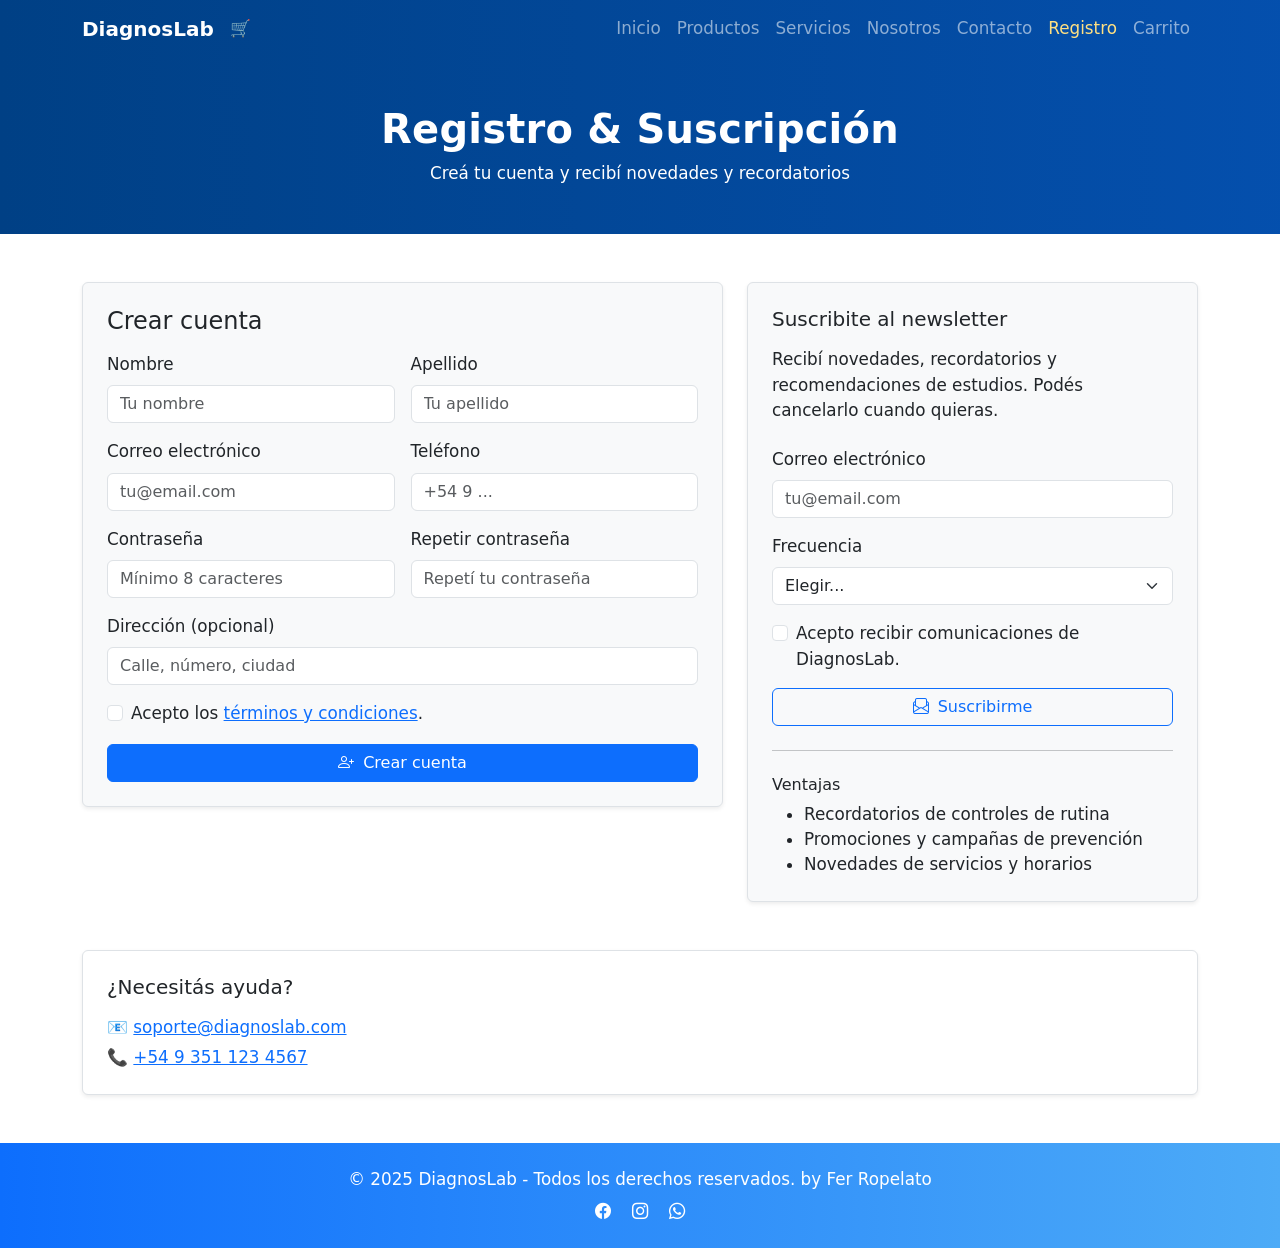
<file: pages/registro.html>
<!DOCTYPE html>
<html lang="es">

<head>
  <meta charset="UTF-8">
  <meta name="viewport" content="width=device-width, initial-scale=1.0">
  <meta name="description"
    content="Creá tu cuenta en DiagnosLab y suscribite para recibir novedades y resultados a tiempo.">
  <meta name="author" content="DiagnosLab">
  <title>Registro & Suscripción - DiagnosLab</title>
  <link rel="stylesheet" href="../style/style.css">
  <link rel="stylesheet" href="https://cdn.jsdelivr.net/npm/bootstrap@5.3.2/dist/css/bootstrap.min.css">
  <link rel="stylesheet" href="https://cdn.jsdelivr.net/npm/bootstrap-icons@1.11.3/font/bootstrap-icons.css">
  <script src="../js/main.js" defer></script>
  <script src="../js/forms.js" defer></script>
</head>

<body>
  <div>
    <nav class="navbar navbar-expand-lg navbar-dark bg-primary">
      <div class="container">
        <a class="navbar-brand d-flex align-items-center gap-2" href="../index.html">
          <span class="fw-semibold">DiagnosLab</span>
        </a>
        <button class="navbar-toggler" type="button" data-bs-toggle="collapse" data-bs-target="#navbarDiag"
          aria-controls="navbarDiag" aria-expanded="false" aria-label="Mostrar menú">
          <span class="navbar-toggler-icon"></span>
        </button>
        <a href="#" class="nav-link position-relative" id="cartLink" data-bs-toggle="offcanvas"
          data-bs-target="#offcanvasCart" aria-controls="offcanvasCart">
          🛒
          <span id="cartCount" class="badge bg-danger position-absolute translate-middle p-1"
            style="top:0; right:-8px; font-size:.7rem; display:none;">0</span>
        </a>
        <div class="collapse navbar-collapse" id="navbarDiag">
          <ul class="navbar-nav ms-auto mb-2 mb-lg-0">
            <li class="nav-item"><a class="nav-link" href="../index.html">Inicio</a></li>
            <li class="nav-item"><a class="nav-link" href="productos.html">Productos</a></li>
            <li class="nav-item"><a class="nav-link" href="servicios.html">Servicios</a></li>
            <li class="nav-item"><a class="nav-link" href="nosotros.html">Nosotros</a></li>
            <li class="nav-item"><a class="nav-link" href="contacto.html">Contacto</a></li>
            <li class="nav-item"><a class="nav-link active" href="registro.html">Registro</a></li>
            <li class="nav-item"><a class="nav-link" href="./carrito.html">Carrito</a></li>
          </ul>
        </div>
      </div>
    </nav>
    <header class="text-white text-center py-5"
      style="background: linear-gradient(270deg, #4dabf7, #0d6efd, #004085); background-size: 600% 600%; animation: heroGradient 15s ease infinite;">
      <div class="container">
        <h1 class="display-6 fw-bold mb-2">Registro & Suscripción</h1>
        <p class="mb-0">Creá tu cuenta y recibí novedades y recordatorios</p>
      </div>
    </header>
    <main class="py-5">
      <div class="container">
        <div class="row g-4">
          <div class="col-lg-7">
            <div class="p-4 border rounded shadow-sm bg-light">
              <h2 class="h4 mb-3">Crear cuenta</h2>
              <form id="registerForm" action="#" method="post" novalidate>
                <div class="row g-3">
                  <div class="col-md-6">
                    <label for="regName" class="form-label">Nombre</label>
                    <input type="text" id="regName" name="nombre" class="form-control" placeholder="Tu nombre" required>
                    <div class="invalid-feedback">Ingresá tu nombre.</div>
                  </div>
                  <div class="col-md-6">
                    <label for="regLast" class="form-label">Apellido</label>
                    <input type="text" id="regLast" name="apellido" class="form-control" placeholder="Tu apellido"
                      required>
                    <div class="invalid-feedback">Ingresá tu apellido.</div>
                  </div>
                  <div class="col-md-6">
                    <label for="regEmail" class="form-label">Correo electrónico</label>
                    <input type="email" id="regEmail" name="email" class="form-control" placeholder="tu@email.com"
                      required>
                    <div class="invalid-feedback">Ingresá un email válido.</div>
                  </div>
                  <div class="col-md-6">
                    <label for="regPhone" class="form-label">Teléfono</label>
                    <input type="tel" id="regPhone" name="telefono" class="form-control" placeholder="+54 9 ..."
                      required>
                    <div class="invalid-feedback">Ingresá tu teléfono.</div>
                  </div>
                  <div class="col-md-6">
                    <label for="regPass" class="form-label">Contraseña</label>
                    <input type="password" id="regPass" name="password" class="form-control"
                      placeholder="Mínimo 8 caracteres" minlength="8" required>
                    <div class="invalid-feedback">La contraseña debe tener al menos 8 caracteres.</div>
                  </div>
                  <div class="col-md-6">
                    <label for="regPass2" class="form-label">Repetir contraseña</label>
                    <input type="password" id="regPass2" name="password2" class="form-control"
                      placeholder="Repetí tu contraseña" minlength="8" required>
                    <div class="invalid-feedback">Las contraseñas deben coincidir.</div>
                  </div>
                  <div class="col-12">
                    <label for="regAddress" class="form-label">Dirección (opcional)</label>
                    <input type="text" id="regAddress" name="direccion" class="form-control"
                      placeholder="Calle, número, ciudad">
                  </div>
                </div>

                <div class="form-check mt-3">
                  <input class="form-check-input" type="checkbox" value="1" id="regTerms" required>
                  <label class="form-check-label" for="regTerms">
                    Acepto los <a href="#" target="_blank">términos y condiciones</a>.
                  </label>
                  <div class="invalid-feedback">Debés aceptar los términos para continuar.</div>
                </div>

                <button type="submit" class="btn btn-primary w-100 mt-3">
                  <i class="bi bi-person-plus me-1"></i> Crear cuenta
                </button>
              </form>
            </div>
          </div>
          <div class="col-lg-5">
            <div class="p-4 border rounded shadow-sm bg-light h-100 d-flex flex-column">
              <h2 class="h5 mb-3">Suscribite al newsletter</h2>
              <p>Recibí novedades, recordatorios y recomendaciones de estudios. Podés cancelarlo cuando quieras.</p>
              <form id="newsletterForm" action="#" method="post" class="mt-2" novalidate>
                <div class="mb-3">
                  <label for="newsEmail" class="form-label">Correo electrónico</label>
                  <input type="email" id="newsEmail" name="emailSus" class="form-control" placeholder="tu@email.com"
                    required>
                  <div class="invalid-feedback">Ingresá un email válido.</div>
                </div>
                <div class="mb-3">
                  <label for="newsFreq" class="form-label">Frecuencia</label>
                  <select id="newsFreq" name="frecuencia" class="form-select" required>
                    <option value="" selected disabled>Elegir...</option>
                    <option value="semanal">Semanal</option>
                    <option value="quincenal">Quincenal</option>
                    <option value="mensual">Mensual</option>
                  </select>
                  <div class="invalid-feedback">Elegí una frecuencia.</div>
                </div>
                <div class="form-check mb-3">
                  <input class="form-check-input" type="checkbox" value="1" id="newsConsent">
                  <label class="form-check-label" for="newsConsent">
                    Acepto recibir comunicaciones de DiagnosLab.
                  </label>
                </div>
                <button type="submit" class="btn btn-outline-primary w-100">
                  <i class="bi bi-envelope-paper me-1"></i> Suscribirme
                </button>
              </form>

              <hr class="my-4">

              <h6 class="mb-2">Ventajas</h6>
              <ul class="mb-0">
                <li>Recordatorios de controles de rutina</li>
                <li>Promociones y campañas de prevención</li>
                <li>Novedades de servicios y horarios</li>
              </ul>
            </div>
          </div>
        </div>

        <div class="mt-5">
          <div class="p-4 border rounded shadow-sm bg-white">
            <h2 class="h5 mb-3">¿Necesitás ayuda?</h2>
            <p class="mb-1">📧 <a href="mailto:soporte@diagnoslab.com">soporte@diagnoslab.com</a></p>
            <p class="mb-0">📞 <a href="tel:+5493511234567">+54 9 351 123 4567</a></p>
          </div>
        </div>
      </div>
    </main>

    <footer class="footer-diag text-white text-center py-4"
      style="background: linear-gradient(270deg, #4dabf7, #0d6efd);">
      <div class="container">
        <p class="mb-0">© 2025 DiagnosLab - Todos los derechos reservados. by Fer Ropelato</p>
        <div class="mt-2">
          <a href="https:www.facebook.com" class="text-white me-3"><i class="bi bi-facebook"></i></a>
          <a href="https:www.instagram.com" class="text-white me-3"><i class="bi bi-instagram"></i></a>
          <a href="https:www.whatsapp.com" class="text-white"><i class="bi bi-whatsapp"></i></a>
        </div>
      </div>
    </footer>

  </div>

  <script src="https://cdn.jsdelivr.net/npm/bootstrap@5.3.2/dist/js/bootstrap.bundle.min.js"></script>

  <script>
    const formRegistro = document.querySelector('form[action="#"]:not(:has(#emailSus))');
    if (formRegistro) {
      formRegistro.addEventListener('submit', (e) => {
        const pass = document.getElementById('password');
        const pass2 = document.getElementById('password2');
        if (pass.value !== pass2.value) {
          e.preventDefault();
          alert('Las contraseñas no coinciden.');
          pass2.focus();
        }
      });
    }
  </script>

  <style>
    @keyframes heroGradient {
      0% {
        background-position: 0% 50%;
      }

      50% {
        background-position: 100% 50%;
      }

      100% {
        background-position: 0% 50%;
      }
    }
  </style>
</body>

</html>
</file>
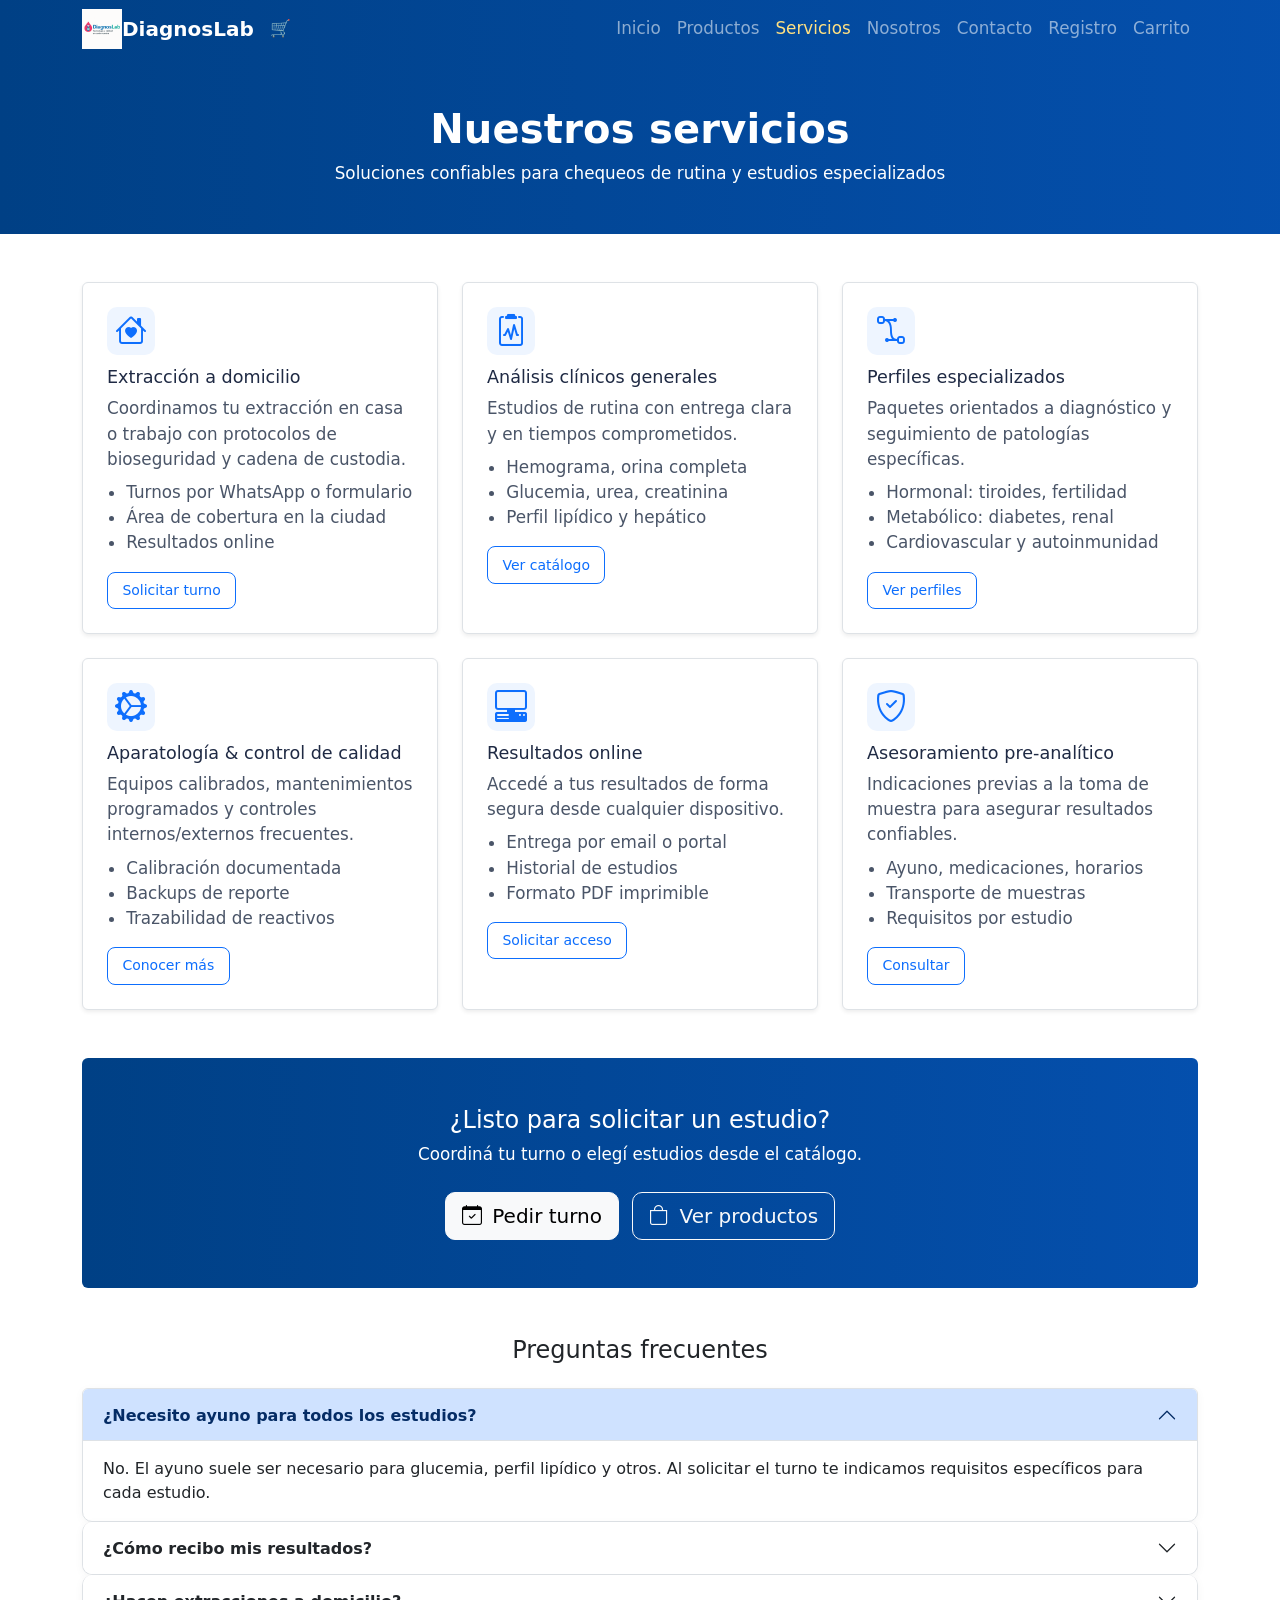
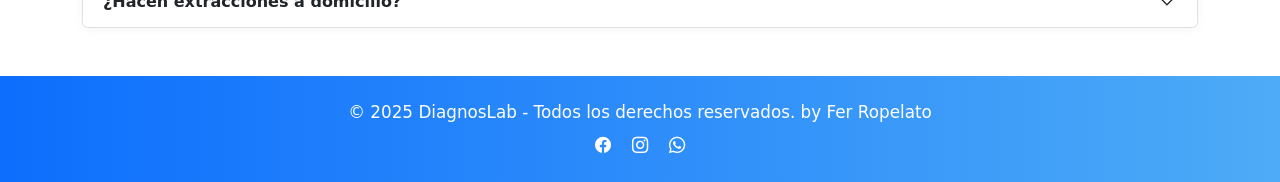
<file: pages/servicios.html>
<!DOCTYPE html>
<html lang="es">

<head>
  <meta charset="UTF-8" />
  <meta name="viewport" content="width=device-width, initial-scale=1.0" />
  <meta name="description"
    content="Servicios de DiagnosLab: extracción a domicilio, análisis clínicos generales, perfiles especializados, control preventivo y más." />
  <meta name="keywords"
    content="servicios laboratorio, extracción a domicilio, perfiles hormonales, análisis clínicos, DiagnosLab" />
  <meta name="author" content="DiagnosLab" />
  <title>Servicios - DiagnosLab</title>
  <link rel="stylesheet" href="../style/style.css">
  <link rel="stylesheet" href="https://cdn.jsdelivr.net/npm/bootstrap@5.3.2/dist/css/bootstrap.min.css" />
  <link rel="stylesheet" href="https://cdn.jsdelivr.net/npm/bootstrap-icons@1.11.3/font/bootstrap-icons.css">
  <script src="../js/main.js" defer></script>
</head>

<body>
  <div>
    <nav class="navbar navbar-expand-lg navbar-dark bg-primary">
      <div class="container">
        <img src="../acces/logo.png" alt="DiagnosLab" height="40">
        <a class="navbar-brand d-flex align-items-center gap-2" href="../index.html">
          <span class="fw-semibold">DiagnosLab</span>
        </a>
        <button class="navbar-toggler" type="button" data-bs-toggle="collapse" data-bs-target="#navbarDiag"
          aria-controls="navbarDiag" aria-expanded="false" aria-label="Mostrar menú">
          <span class="navbar-toggler-icon"></span>
        </button>
        <a href="#" class="nav-link position-relative" id="cartLink" data-bs-toggle="offcanvas"
          data-bs-target="#offcanvasCart" aria-controls="offcanvasCart">
          🛒
          <span id="cartCount" class="badge bg-danger position-absolute translate-middle p-1"
            style="top:0; right:-8px; font-size:.7rem; display:none;">0</span>
        </a>
        <div class="collapse navbar-collapse" id="navbarDiag">
          <ul class="navbar-nav ms-auto mb-2 mb-lg-0">
            <li class="nav-item"><a class="nav-link" href="../index.html">Inicio</a></li>
            <li class="nav-item"><a class="nav-link" href="./productos.html">Productos</a></li>
            <li class="nav-item"><a class="nav-link active" href="./servicios.html">Servicios</a></li>
            <li class="nav-item"><a class="nav-link" href="./nosotros.html">Nosotros</a></li>
            <li class="nav-item"><a class="nav-link" href="./contacto.html">Contacto</a></li>
            <li class="nav-item"><a class="nav-link" href="./registro.html">Registro</a></li>
            <li class="nav-item"><a class="nav-link" href="./carrito.html">Carrito</a></li>
          </ul>
        </div>
      </div>
    </nav>
    <header class="text-white text-center py-5"
      style="background: linear-gradient(270deg, #4dabf7, #0d6efd, #004085); background-size:600% 600%; animation: heroGradient 15s ease infinite;">
      <div class="container">
        <h1 class="display-6 fw-bold mb-2">Nuestros servicios</h1>
        <p class="mb-0">Soluciones confiables para chequeos de rutina y estudios especializados</p>
      </div>
    </header>
    <main class="py-5 servicios-main">
      <div class="container">
        <section class="mb-5">
          <div class="row g-4">
            <div class="col-md-6 col-lg-4">
              <article class="serv-card p-4 h-100 border rounded shadow-sm fade-in" data-price="10000">
                <div class="serv-ico mb-2"><i class="bi bi-house-heart fs-2"></i></div>
                <h3 class="h5">Extracción a domicilio</h3>
                <p>Coordinamos tu extracción en casa o trabajo con protocolos de bioseguridad y cadena de custodia.</p>
                <ul class="mb-3 small">
                  <li>Turnos por WhatsApp o formulario</li>
                  <li>Área de cobertura en la ciudad</li>
                  <li>Resultados online</li>
                </ul>
                <a href="contacto.html" class="btn btn-outline-primary btn-sm">Solicitar turno</a>
              </article>
            </div>
            <div class="col-md-6 col-lg-4">
              <article class="serv-card p-4 h-100 border rounded shadow-sm fade-in delay-1" data-price="50000">
                <div class="serv-ico mb-2"><i class="bi bi-clipboard2-pulse fs-2"></i></div>
                <h3 class="h5">Análisis clínicos generales</h3>
                <p>Estudios de rutina con entrega clara y en tiempos comprometidos.</p>
                <ul class="mb-3 small">
                  <li>Hemograma, orina completa</li>
                  <li>Glucemia, urea, creatinina</li>
                  <li>Perfil lipídico y hepático</li>
                </ul>
                <a href="productos.html" class="btn btn-outline-primary btn-sm">Ver catálogo</a>
              </article>
            </div>
            <div class="col-md-6 col-lg-4">
              <article class="serv-card p-4 h-100 border rounded shadow-sm fade-in delay-2" data-price="35000">
                <div class="serv-ico mb-2"><i class="bi bi-bezier2 fs-2"></i></div>
                <h3 class="h5">Perfiles especializados</h3>
                <p>Paquetes orientados a diagnóstico y seguimiento de patologías específicas.</p>
                <ul class="mb-3 small">
                  <li>Hormonal: tiroides, fertilidad</li>
                  <li>Metabólico: diabetes, renal</li>
                  <li>Cardiovascular y autoinmunidad</li>
                </ul>
                <a href="productos.html#especializados" class="btn btn-outline-primary btn-sm">Ver perfiles</a>
              </article>
            </div>
            <div class="col-md-6 col-lg-4">
              <article class="serv-card p-4 h-100 border rounded shadow-sm fade-in" data-price="50000">
                <div class="serv-ico mb-2"><i class="bi bi-gear-wide-connected fs-2"></i></div>
                <h3 class="h5">Aparatología & control de calidad</h3>
                <p>Equipos calibrados, mantenimientos programados y controles internos/externos frecuentes.</p>
                <ul class="mb-3 small">
                  <li>Calibración documentada</li>
                  <li>Backups de reporte</li>
                  <li>Trazabilidad de reactivos</li>
                </ul>
                <a href="nosotros.html" class="btn btn-outline-primary btn-sm">Conocer más</a>
              </article>
            </div>
            <div class="col-md-6 col-lg-4">
              <article class="serv-card p-4 h-100 border rounded shadow-sm fade-in delay-1" data-price="3500">
                <div class="serv-ico mb-2"><i class="bi bi-pc-display-horizontal fs-2"></i></div>
                <h3 class="h5">Resultados online</h3>
                <p>Accedé a tus resultados de forma segura desde cualquier dispositivo.</p>
                <ul class="mb-3 small">
                  <li>Entrega por email o portal</li>
                  <li>Historial de estudios</li>
                  <li>Formato PDF imprimible</li>
                </ul>
                <a href="contacto.html" class="btn btn-outline-primary btn-sm">Solicitar acceso</a>
              </article>
            </div>
            <div class="col-md-6 col-lg-4">
              <article class="serv-card p-4 h-100 border rounded shadow-sm fade-in delay-2" data-price="3500">
                <div class="serv-ico mb-2"><i class="bi bi-shield-check fs-2"></i></div>
                <h3 class="h5">Asesoramiento pre-analítico</h3>
                <p>Indicaciones previas a la toma de muestra para asegurar resultados confiables.</p>
                <ul class="mb-3 small">
                  <li>Ayuno, medicaciones, horarios</li>
                  <li>Transporte de muestras</li>
                  <li>Requisitos por estudio</li>
                </ul>
                <a href="contacto.html" class="btn btn-outline-primary btn-sm">Consultar</a>
              </article>
            </div>
          </div>
        </section>

        <section class="text-center py-5 text-white rounded"
          style="background: linear-gradient(270deg, #4dabf7, #0d6efd, #004085); background-size:600% 600%; animation: heroGradient 15s ease infinite;">
          <h2 class="h4 mb-2">¿Listo para solicitar un estudio?</h2>
          <p class="mb-4">Coordiná tu turno o elegí estudios desde el catálogo.</p>
          <a class="btn btn-light btn-lg me-2" href="contacto.html"><i class="bi bi-calendar-check me-1"></i> Pedir
            turno</a>
          <a class="btn btn-outline-light btn-lg" href="productos.html"><i class="bi bi-bag me-1"></i> Ver productos</a>
        </section>

        <section class="mt-5">
          <h2 class="h4 text-center mb-4">Preguntas frecuentes</h2>
          <div class="accordion" id="faqServ">
            <div class="accordion-item">
              <h2 class="accordion-header" id="q1">
                <button class="accordion-button" type="button" data-bs-toggle="collapse" data-bs-target="#a1"
                  aria-expanded="true" aria-controls="a1">
                  ¿Necesito ayuno para todos los estudios?
                </button>
              </h2>
              <div id="a1" class="accordion-collapse collapse show" aria-labelledby="q1" data-bs-parent="#faqServ">
                <div class="accordion-body">
                  No. El ayuno suele ser necesario para glucemia, perfil lipídico y otros. Al solicitar el turno te
                  indicamos requisitos específicos para cada estudio.
                </div>
              </div>
            </div>

            <div class="accordion-item">
              <h2 class="accordion-header" id="q2">
                <button class="accordion-button collapsed" type="button" data-bs-toggle="collapse" data-bs-target="#a2"
                  aria-expanded="false" aria-controls="a2">
                  ¿Cómo recibo mis resultados?
                </button>
              </h2>
              <div id="a2" class="accordion-collapse collapse" aria-labelledby="q2" data-bs-parent="#faqServ">
                <div class="accordion-body">
                  Podés recibirlos por email y acceder al portal con tu usuario. También podés retirarlos impresos en el
                  laboratorio si lo preferís.
                </div>
              </div>
            </div>

            <div class="accordion-item">
              <h2 class="accordion-header" id="q3">
                <button class="accordion-button collapsed" type="button" data-bs-toggle="collapse" data-bs-target="#a3"
                  aria-expanded="false" aria-controls="a3">
                  ¿Hacen extracciones a domicilio?
                </button>
              </h2>
              <div id="a3" class="accordion-collapse collapse" aria-labelledby="q3" data-bs-parent="#faqServ">
                <div class="accordion-body">
                  Sí. Coordinamos día y franja horaria según tu zona. Consultá cobertura y costo adicional al solicitar
                  tu turno.
                </div>
              </div>
            </div>
          </div>
        </section>
      </div>
    </main>
    <footer class="footer-diag text-white text-center py-4"
      style="background: linear-gradient(270deg, #4dabf7, #0d6efd);">
      <div class="container">
        <p class="mb-0">© 2025 DiagnosLab - Todos los derechos reservados. by Fer Ropelato</p>
        <div class="mt-2">
          <a href="https:www.facebook.com" class="text-white me-3"><i class="bi bi-facebook"></i></a>
          <a href="https:www.instagram.com" class="text-white me-3"><i class="bi bi-instagram"></i></a>
          <a href="https:www.whatsapp.com" class="text-white"><i class="bi bi-whatsapp"></i></a>
        </div>
      </div>
    </footer>
  </div>
  <script src="https://cdn.jsdelivr.net/npm/bootstrap@5.3.2/dist/js/bootstrap.bundle.min.js"></script>
  <style>
    @keyframes heroGradient {
      0% {
        background-position: 0% 50%
      }

      50% {
        background-position: 100% 50%
      }

      100% {
        background-position: 0% 50%
      }
    }
  </style>
</body>

</html>
</file>
<file: style/style.css>
@import url("https://fonts.googleapis.com/css2?family=Poppins:wght@300;400;600&display=swap");
* {
  box-sizing: border-box;
}

html, body {
  margin: 0;
  padding: 0;
}

html, body {
  height: 100%;
}

body {
  font-family: "Poppins", sans-serif;
  line-height: 1.6;
  color: #333333;
  background: #f0f4f8;
  display: flex;
  flex-direction: column;
  font-size: clamp(15px, 0.9vw + 12px, 18px);
}

main {
  min-height: 70vh;
  padding: 1rem;
}

@media (min-width: 1200px) {
  h1, .display-1, .display-2, .display-3, .display-4, .display-5, .display-6 {
    letter-spacing: 0.2px;
  }
  h1, .display-5, .display-6 {
    font-size: 2.2rem;
  }
  h2 {
    font-size: 1.7rem;
  }
  h3 {
    font-size: 1.35rem;
  }
  h4 {
    font-size: 1.15rem;
  }
  p, li, label, input, button {
    font-size: 1.05rem;
  }
}
@media (min-width: 1200px) {
  .navbar .nav-link {
    font-size: 1.05rem;
  }
  .footer-diag {
    font-size: 1.02rem;
  }
}
.navbar {
  background: linear-gradient(270deg, #4dabf7, #0d6efd, #004085);
  background-size: 600% 600%;
  animation: gradientMove 5s ease infinite;
  font-weight: 500;
}

@keyframes gradientMove {
  0% {
    background-position: 0% 50%;
  }
  50% {
    background-position: 100% 50%;
  }
  100% {
    background-position: 0% 50%;
  }
}
.navbar .nav-link {
  transition: color 0.25s ease;
}

.navbar .nav-link:hover,
.navbar .nav-link.active {
  color: #ffe082 !important;
}

.footer-diag {
  background: linear-gradient(270deg, #4dabf7, #0d6efd, #004085);
  background-size: 600% 600%;
  animation: gradientMove 5s ease infinite;
  color: #ffffff;
  text-align: center;
  padding: 1rem;
  margin-top: auto;
}

.footer-diag a {
  color: #ffffff;
  text-decoration: none;
}

.footer-diag a:hover {
  color: #ffe082;
}

#carouselDiag {
  margin-bottom: 2rem;
}
#carouselDiag .carousel-inner {
  max-height: 650px;
}
#carouselDiag .carousel-item img {
  width: 100%;
  height: auto;
  object-fit: cover;
  aspect-ratio: 16/6.5;
}
@media (min-width: 768px) {
  #carouselDiag .carousel-item img {
    max-height: 520px;
  }
}
@media (min-width: 1200px) {
  #carouselDiag .carousel-item img {
    max-height: 650px;
  }
}
#carouselDiag .carousel-caption {
  background: rgba(0, 0, 0, 0.4);
  padding: 0.75rem 1rem;
  border-radius: 0.5rem;
}

.home-categorias__grid {
  display: grid;
  grid-template-columns: repeat(auto-fit, minmax(180px, 1fr));
  gap: 1rem;
}

.home-cat {
  background: #ffffff;
  border: 1px solid #e6e6e6;
  border-radius: 12px;
  overflow: hidden;
  text-decoration: none;
  color: #333333;
  box-shadow: 0 2px 10px rgba(0, 0, 0, 0.06);
  transition: transform 0.2s ease, box-shadow 0.2s ease;
  display: flex;
  flex-direction: column;
  align-items: center;
}

.home-cat:hover {
  transform: translateY(-2px);
  box-shadow: 0 6px 20px rgba(0, 0, 0, 0.08);
}

.home-cat img {
  width: 100%;
  height: 120px;
  object-fit: cover;
  display: block;
}

.home-cat span {
  display: block;
  padding: 0.75rem;
  font-weight: 600;
  text-align: center;
}

.home-beneficios {
  background: #f7f9fc;
}

.home-beneficios__grid {
  display: grid;
  grid-template-columns: repeat(auto-fit, minmax(220px, 1fr));
  gap: 1rem;
}

.home-ben {
  background: #ffffff;
  border: 1px solid #e6e6e6;
  border-radius: 12px;
  padding: 1rem;
  text-align: center;
  box-shadow: 0 2px 10px rgba(0, 0, 0, 0.06);
}

.home-ben__ico {
  font-size: 2rem;
  line-height: 1;
  margin-bottom: 0.5rem;
}

.home-cta {
  background: linear-gradient(270deg, #4dabf7, #0d6efd, #004085);
  background-size: 600% 600%;
  animation: gradientMove 15s ease infinite;
}

@keyframes gradientMove {
  0% {
    background-position: 0% 50%;
  }
  50% {
    background-position: 100% 50%;
  }
  100% {
    background-position: 0% 50%;
  }
}
.home-mapas__grid {
  display: grid;
  grid-template-columns: 1fr;
  gap: 0.75rem;
  max-width: 720px;
  margin: 0 auto;
}

.home-link {
  background: #ffffff;
  border: 1px solid #e6e6e6;
  border-radius: 10px;
  padding: 0.85rem 1rem;
  text-decoration: none;
  color: #0d6efd;
  font-weight: 600;
  display: block;
  text-align: center;
  transition: background-color 0.2s ease, color 0.2s ease, box-shadow 0.2s ease;
}

.home-link:hover {
  background: #f1f6ff;
  color: #0b5ed7;
  box-shadow: 0 2px 12px rgba(0, 0, 0, 0.06);
}

.home-news {
  background: #f7f9fc;
}

.home-news__form {
  display: flex;
  gap: 0.5rem;
  justify-content: center;
  max-width: 520px;
  margin: 0 auto;
  padding: 0 1rem;
}

.home-news__form input[type=email] {
  flex: 1;
  min-width: 0;
  border: 1px solid #cccccc;
  border-radius: 8px;
  padding: 0.65rem 0.8rem;
  font-size: 1rem;
  outline: none;
}

.home-news__form button {
  background: #0d6efd;
  color: #ffffff;
  border: none;
  border-radius: 8px;
  padding: 0.65rem 1rem;
  font-size: 1rem;
  cursor: pointer;
  transition: background-color 0.25s ease;
}

.home-news__form button:hover {
  background: #0b5ed7;
}

@media (max-width: 480px) {
  .home-news__form {
    flex-direction: column;
  }
}
html, body {
  height: 100%;
}

body {
  display: flex;
  flex-direction: column;
  min-height: 100vh;
  background: #f0f4f8;
}

.wrapper {
  display: flex;
  flex-direction: column;
  min-height: 100vh;
}

main {
  padding: 1rem 0;
}

.footer-diag {
  margin-top: 0;
}

.proximamente-wrap {
  background: linear-gradient(135deg, #f7faff, #eaf2ff);
  border: 1px solid #dfe7ff;
  box-shadow: 0 6px 20px rgba(13, 110, 253, 0.08);
}

.proximamente-badge {
  display: inline-block;
  font-weight: 700;
  letter-spacing: 0.8px;
  padding: 0.5rem 1rem;
  border-radius: 999px;
  color: #ffffff;
  background: #0d6efd;
  box-shadow: 0 0 18px rgba(13, 110, 253, 0.35);
  animation: blink 1.4s ease-in-out infinite;
}

@keyframes blink {
  0%, 100% {
    opacity: 1;
    filter: drop-shadow(0 0 0 rgba(13, 110, 253, 0));
  }
  50% {
    opacity: 0.45;
    filter: drop-shadow(0 0 10px rgba(13, 110, 253, 0.5));
  }
}
.nosotros-hero {
  background: linear-gradient(270deg, #4dabf7, #0d6efd, #004085);
  background-size: 600% 600%;
  animation: heroGradient 15s ease infinite;
  color: #ffffff;
  text-align: center;
  padding: 4rem 0;
}

@keyframes heroGradient {
  0% {
    background-position: 0% 50%;
  }
  50% {
    background-position: 100% 50%;
  }
  100% {
    background-position: 0% 50%;
  }
}
.nosotros-historia {
  padding: 3rem 0;
}

.nosotros-historia img {
  border-radius: 12px;
  box-shadow: 0 8px 30px rgba(0, 0, 0, 0.08);
}

.nosotros-historia h2 {
  font-size: 1.8rem;
  margin-bottom: 0.75rem;
}

.nosotros-historia p {
  margin-bottom: 0.75rem;
  color: #444444;
}

.nosotros-mision {
  padding: 3rem 0;
  background: #f7f9fc;
}

.nosotros-mision .border {
  border: 1px solid #e6e6e6 !important;
  border-radius: 12px;
}

.nosotros-mision h3 {
  font-size: 1.25rem;
  margin-bottom: 0.5rem;
}

.nosotros-mision p {
  margin: 0;
  color: #444444;
}

.nosotros-equipo {
  padding: 3rem 0;
}

.nosotros-equipo h2 {
  font-size: 1.6rem;
  margin-bottom: 1rem;
}

.nosotros-equipo .rounded-circle {
  box-shadow: 0 6px 20px rgba(0, 0, 0, 0.08);
}

.nosotros-equipo h5 {
  margin: 0.5rem 0 0.25rem;
}

.nosotros-equipo p {
  color: #555555;
  margin: 0;
}

.nosotros-equipo .col-md-4 {
  opacity: 0;
  transform: translateY(12px);
  animation: teamFade 0.6s ease forwards;
}

.nosotros-equipo .col-md-4:nth-child(2) {
  animation-delay: 0.15s;
}

.nosotros-equipo .col-md-4:nth-child(3) {
  animation-delay: 0.3s;
}

@keyframes teamFade {
  to {
    opacity: 1;
    transform: translateY(0);
  }
}
.nosotros-ubicacion {
  padding: 3rem 0;
  background: #f7f9fc;
}

.nosotros-ubicacion a {
  color: #0d6efd;
  text-decoration: none;
  font-weight: 600;
}

.nosotros-ubicacion a:hover {
  color: #0b5ed7;
  text-decoration: underline;
}

@media (max-width: 767px) {
  .nosotros-historia .row > [class*=col-] + [class*=col-] {
    margin-top: 1rem;
  }
  .nosotros-hero {
    padding: 3rem 0;
  }
}
.servicios-main {
  padding: 3rem 0;
}

.serv-card {
  background: #ffffff;
  border: 1px solid #e6e6e6;
  border-radius: 12px;
  box-shadow: 0 4px 16px rgba(0, 0, 0, 0.06);
  transition: transform 0.2s ease, box-shadow 0.2s ease, border-color 0.2s ease;
  display: flex;
  flex-direction: column;
}

.serv-card:hover {
  transform: translateY(-2px);
  box-shadow: 0 10px 28px rgba(0, 0, 0, 0.1);
  border-color: #d7dfe8;
}

.serv-card h3 {
  margin: 0.25rem 0 0.5rem;
  color: #1f2a44;
  font-size: 1.1rem;
}

.serv-card p {
  color: #4a5568;
  margin-bottom: 0.5rem;
}

.serv-card ul {
  padding-left: 1.2rem;
  margin-bottom: 1rem;
  color: #4a5568;
}

.serv-card .btn {
  align-self: flex-start;
  border-radius: 8px;
  padding: 0.45rem 0.9rem;
}

.serv-ico {
  display: inline-flex;
  align-items: center;
  justify-content: center;
  width: 48px;
  height: 48px;
  border-radius: 10px;
  background: #eef5ff;
  color: #0d6efd;
}

.fade-in {
  opacity: 0;
  transform: translateY(14px);
  animation: fadeUp 0.6s ease forwards;
}

.fade-in.delay-1 {
  animation-delay: 0.15s;
}

.fade-in.delay-2 {
  animation-delay: 0.3s;
}

@keyframes fadeUp {
  to {
    opacity: 1;
    transform: translateY(0);
  }
}
.accordion-button {
  font-weight: 600;
}

.accordion-button:not(.collapsed) {
  color: #0d6efd;
  background-color: #eef5ff;
}

.accordion-item {
  border-radius: 10px;
  overflow: hidden;
  border: 1px solid #e6e6e6;
  box-shadow: 0 2px 10px rgba(0, 0, 0, 0.04);
}

.servicios-main .btn.btn-light,
.servicios-main .btn.btn-outline-light {
  border-radius: 10px;
}

@media (max-width: 767px) {
  .servicios-main {
    padding: 2rem 0;
  }
  .serv-card {
    padding: 1.25rem !important;
  }
}
.prod-list {
  display: grid;
  gap: 1.5rem;
  grid-template-columns: 1fr;
}
@media (min-width: 768px) {
  .prod-list {
    grid-template-columns: repeat(2, 1fr);
  }
}
@media (min-width: 1200px) {
  .prod-list {
    grid-template-columns: repeat(3, 1fr);
  }
}

.prod-card {
  display: flex;
  flex-direction: column;
  background: linear-gradient(135deg, #e3f2fd, #bbdefb);
  border-radius: 15px;
  overflow: hidden;
  box-shadow: 0 4px 12px rgba(0, 0, 0, 0.1);
  transition: transform 0.3s ease, box-shadow 0.3s ease;
}
.prod-card:hover {
  transform: translateY(-5px);
  box-shadow: 0 8px 20px rgba(0, 0, 0, 0.15);
}
.prod-card img {
  width: 100%;
  height: 220px;
  object-fit: contain;
  background: #fff;
  padding: 1rem;
}
.prod-card .prod-content {
  padding: 1rem;
  flex-grow: 1;
}
.prod-card .prod-content h3 {
  font-size: 1.1rem;
  font-weight: 600;
  margin-bottom: 0.5rem;
  color: #0d47a1;
}
.prod-card .prod-content p {
  font-size: 0.95rem;
  margin-bottom: 1rem;
  color: #08306b;
}
.prod-card .prod-content .btn {
  background: #0d6efd;
  border: none;
  padding: 0.5rem 1rem;
  font-size: 0.9rem;
  font-weight: 500;
  border-radius: 8px;
  transition: background 0.3s ease;
}
.prod-card .prod-content .btn:hover {
  background: #084298;
}

/*# sourceMappingURL=style.css.map */
</file>
